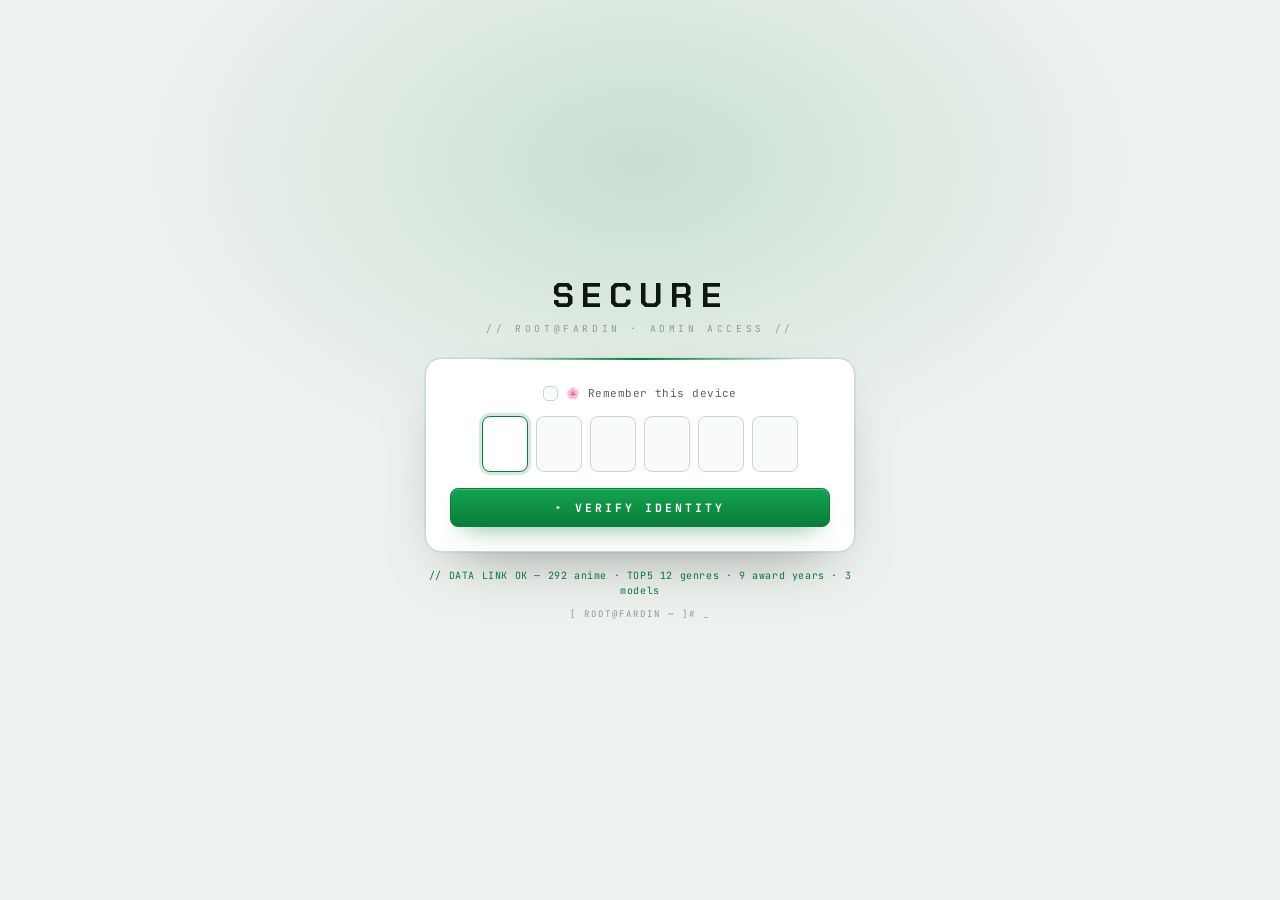
<file: admin.html>
<!DOCTYPE html>
<html lang="en">
<head>
<meta charset="utf-8">
<meta name="viewport" content="width=device-width, initial-scale=1.0">
<meta name="robots" content="noindex, nofollow">
<meta name="theme-color" content="#eef2ef">
<title>ROOT@FARDIN ~ ADMIN</title>
<link rel="icon" href="logo.png">
<link rel="preconnect" href="https://fonts.googleapis.com">
<link rel="preconnect" href="https://fonts.gstatic.com" crossorigin>
<link rel="stylesheet" href="https://fonts.googleapis.com/css2?family=Chakra+Petch:wght@400;600;700&family=IBM+Plex+Mono:wght@400;500;600&family=JetBrains+Mono:wght@400;500;600;700&family=Space+Grotesk:wght@400;500;600;700&family=Space+Mono:wght@400;700&display=swap">
<script>
  /* apply the saved theme + font before the first paint, so night mode never
     flashes white and the panel never paints in the fallback font first */
  try {
    if (localStorage.getItem('fardin.admin.theme') === 'dark') document.documentElement.setAttribute('data-theme', 'dark');
    var f = localStorage.getItem('fardin.admin.font');
    if (f) document.documentElement.setAttribute('data-font', f);
  } catch (e) {}
</script>
<link rel="stylesheet" href="admin.css?v=202611281730">
</head>
<body>

<!-- ══ PIN GATE ══════════════════════════════════════════════════════ -->
<div class="ad-gate" id="pinGate">
  <div class="ad-gate-box">
    <div class="ad-gate-logo">SECURE</div>
    <div class="ad-gate-sub">// ROOT@FARDIN · ADMIN ACCESS //</div>

    <div class="ad-gate-card">
      <label class="ad-gate-remember"><input type="checkbox" id="adminRememberPin"> 🌸 Remember this device</label>
      <div class="ad-pin-row" id="adminPinScreen" style="display:none">
        <input type="password" maxlength="1" id="adminPinInput" autocomplete="off" oninput="movePin(this,0)" onkeydown="pinKey(this,event,0)">
        <input type="password" maxlength="1" autocomplete="off" oninput="movePin(this,1)" onkeydown="pinKey(this,event,1)">
        <input type="password" maxlength="1" autocomplete="off" oninput="movePin(this,2)" onkeydown="pinKey(this,event,2)">
        <input type="password" maxlength="1" autocomplete="off" oninput="movePin(this,3)" onkeydown="pinKey(this,event,3)">
        <input type="password" maxlength="1" autocomplete="off" oninput="movePin(this,4)" onkeydown="pinKey(this,event,4)">
        <input type="password" maxlength="1" autocomplete="off" oninput="movePin(this,5)" onkeydown="pinKey(this,event,5)">
      </div>
      <div class="ad-gate-err" id="adminPinError" style="display:none">✕ ACCESS DENIED</div>
      <button class="ad-gate-btn" id="adminPinBtn" onclick="checkAdminPin()">▸ VERIFY IDENTITY</button>
    </div>

    <div class="ad-boot" id="bootLine">// STANDING BY //</div>
    <button class="ad-mini" id="bootRetry" style="display:none">↻ RETRY DATA LINK</button>
    <div class="ad-gate-foot">[ ROOT@FARDIN ~ ]# _</div>
  </div>
</div>

<!-- ══ PANEL ════════════════════════════════════════════════════════ -->
<div id="adminDashboard" style="display:none">

  <header class="ad-top">
    <div class="ad-brand">
      <span class="ad-brand-tile" aria-hidden="true">&gt;_</span>
      <span class="ad-brand-text">
        <span class="ad-brand-main">ROOT@FARDIN</span>
        <span class="ad-brand-sub">ADMIN CONTROL · v3.0</span>
      </span>
    </div>
    <div class="ad-top-right">
      <span class="ad-clock" id="adClock"></span>
      <span class="ad-vsep"></span>
      <select class="ad-fontpick" id="fontPick" onchange="adminFontPick(this.value)" title="Panel font">
        <option value="jetbrains">JETBRAINS MONO</option>
        <option value="spacemono">SPACE MONO</option>
        <option value="plex">IBM PLEX MONO</option>
        <option value="chakra">CHAKRA PETCH</option>
        <option value="grotesk">SPACE GROTESK</option>
      </select>
      <button class="ad-mini" id="themeBtn" onclick="toggleAdminTheme()" title="Switch between day and night mode">🌙 NIGHT MODE</button>
      <span class="ad-vsep"></span>
      <a class="ad-mini" href="index.html" title="Back to the site">↗ SITE</a>
      <button class="ad-mini" onclick="location.reload()" title="Reload the panel">⟳ RELOAD</button>
      <button class="ad-mini danger" onclick="lockAdmin()" title="Lock the panel">🔒 LOCK</button>
    </div>
  </header>

  <div class="ad-body">

    <!-- ── every module, permanently visible ── -->
    <aside class="ad-side">
      <div class="ad-side-navwrap">
      <div class="ad-side-title">// MODULES //</div>
      <nav class="ad-nav">
        <button class="admin-g-tab ad-pat-tab" data-tab="pat" onclick="switchAdminTab('pat')"><b>🔑</b> PAT!<span>token</span></button>
        <button class="admin-g-tab" data-tab="add"    onclick="switchAdminTab('add')"><b>➕</b> ADD<span>new anime</span></button>
        <button class="admin-g-tab" data-tab="special" onclick="switchAdminTab('special'); renderSpecialCards()"><b>✦</b> SPECIAL<span>card kinds</span></button>
        <button class="admin-g-tab" data-tab="edit"   onclick="switchAdminTab('edit')"><b>✏️</b> EDIT<span>anime info</span></button>
        <button class="admin-g-tab active" data-tab="watch"  onclick="switchAdminTab('watch')"><b>🎬</b> WATCH<span>currently watching</span></button>
        <button class="admin-g-tab" data-tab="read"   onclick="switchAdminTab('read')"><b>📖</b> READ<span>currently reading</span></button>
        <button class="admin-g-tab" data-tab="top5"   onclick="switchAdminTab('top5')"><b>🏆</b> TOP 5<span>picks by genre</span></button>
        <button class="admin-g-tab" data-tab="awards" onclick="switchAdminTab('awards')"><b>🏅</b> AWARDS<span>winners by year</span></button>
        <button class="admin-g-tab" data-tab="waifu"  onclick="switchAdminTab('waifu'); renderWaifuTab()"><b>&#128153;</b> WAIFU<span>add a waifu</span></button>
        <button class="admin-g-tab" data-tab="date"   onclick="switchAdminTab('date')"><b>📅</b> DATE<span>last updated</span></button>
        <button class="admin-g-tab" data-tab="stats"  onclick="switchAdminTab('stats')"><b>📊</b> STATS<span>counters</span></button>
        <button class="admin-g-tab" data-tab="ai"      onclick="switchAdminTab('ai')"><b>🤖</b> AI<span>chat model</span></button>
        <button class="admin-g-tab" data-tab="avatars" onclick="switchAdminTab('avatars'); renderAvatarsTab()"><b>🖼️</b> AVATARS<span>chat avatars</span></button>
        <button class="admin-g-tab" data-tab="notes"   onclick="switchAdminTab('notes'); renderNotesTab()"><b>📝</b> NOTES<span>private pad</span></button>
        <button class="admin-g-tab" data-tab="logo"    onclick="switchAdminTab('logo'); renderLogoTab()"><b>🎨</b> LOGO<span>panel identity</span></button>
        <button class="admin-g-tab" data-tab="reply"   onclick="switchAdminTab('reply'); renderReplyTab()"><b>💬</b> REPLY<span>avatar &amp; badge</span></button>
        <button class="admin-g-tab" data-tab="history" onclick="switchAdminTab('history'); renderHistoryTab()"><b>🕓</b> HISTORY<span>last 10 commits</span></button>
      </nav>
      </div>

      <div id="adPatSideSlot"></div>
      <div class="ad-side-block" id="adPatBlock">
        <div class="ad-side-title">// GITHUB PAT //</div>
        <div class="ad-pat-status" id="adPatStatus">// PAT: -</div>
        <div class="ad-pat-row">
          <input type="password" id="adminPatInput" class="admin-g-input" placeholder="ghp_xxxxxxxx" autocomplete="off" spellcheck="false">
          <button class="admin-g-btn tight" onclick="savePat(); paintPatStatus();">SAVE</button>
        </div>
        <div class="ad-pat-tools">
          <button class="ad-mini" onclick="patReveal()">👁 <span id="patRevealLabel">SHOW</span></button>
          <button class="ad-mini" onclick="patCopy()">⧉ COPY</button>
          <button class="ad-mini danger" onclick="patForget()">🗑 FORGET</button>
        </div>
        <div class="ad-side-hint">
          Stored in <b>this browser only</b> — never committed.
        </div>
      </div>
    </aside>

    <!-- ── content ── -->
    <main class="ad-main">

      <!-- WATCH -->
      <section class="admin-g-content active" id="tabWatch">
        <h2 class="ad-h">// UPDATE CURRENTLY WATCHING //</h2>
        <label class="ad-field">
          <span>Search anime</span>
          <input type="text" id="adminWatchSearch" class="admin-g-input" placeholder="Type a title…" oninput="searchWatch(this.value)">
        </label>
        <div class="ad-results" id="adminWatchResults"></div>
        <div class="ad-preview" id="adminWatchPreview" style="display:none">
          <img id="adminWatchPreviewImg" alt="">
          <div>
            <div class="ad-preview-title" id="adminWatchPreviewTitle"></div>
            <div class="ad-preview-id" id="adminWatchPreviewId"></div>
          </div>
        </div>
        <div class="ad-row">
          <label class="ad-field">
            <span>Current episode</span>
            <input type="number" id="adminWatchCurEps" class="admin-g-input" placeholder="12">
          </label>
          <label class="ad-field">
            <span>Total episodes</span>
            <input type="number" id="adminWatchTotalEps" class="admin-g-input" placeholder="24">
          </label>
        </div>
        <div class="ad-row">
          <label class="ad-field">
            <span>Season</span>
            <select id="adminWatchSeason" class="admin-g-input" onchange="syncSeasonCustom('adminWatchSeason','adminWatchSeasonCustom')">
              <option value="Season-1">Season-1</option>
              <option value="Season-1,2">Season-1,2</option>
              <option value="Season-1,2,3">Season-1,2,3</option>
              <option value="__custom">Custom…</option>
            </select>
          </label>
          <label class="ad-field" id="adminWatchSeasonCustomWrap" style="display:none">
            <span>Custom season</span>
            <input type="text" id="adminWatchSeasonCustom" class="admin-g-input" placeholder="Season 4">
          </label>
        </div>
        <div class="ad-note" id="adminWatchProgressPreview">Progress is calculated automatically from current ÷ total episodes.</div>
        <button class="admin-g-btn" onclick="commitWatching()">▶ COMMIT WATCHING</button>
      </section>

      <!-- READ -->
      <section class="admin-g-content" id="tabRead">
        <h2 class="ad-h">// UPDATE CURRENTLY READING //</h2>
        <label class="ad-field">
          <span>Search manga</span>
          <input type="text" id="adminReadSearch" class="admin-g-input" placeholder="Type a title…" oninput="searchRead(this.value)">
        </label>
        <div class="ad-results" id="adminReadResults"></div>
        <div class="ad-preview" id="adminReadPreview" style="display:none">
          <img id="adminReadPreviewImg" alt="">
          <div>
            <div class="ad-preview-title" id="adminReadPreviewTitle"></div>
            <div class="ad-preview-id" id="adminReadPreviewId"></div>
          </div>
        </div>
        <div class="ad-row">
          <label class="ad-field">
            <span>Current chapter</span>
            <input type="number" id="adminReadCurChapter" class="admin-g-input" placeholder="42">
          </label>
          <label class="ad-field">
            <span>Total chapters</span>
            <input type="text" id="adminReadTotalChapter" class="admin-g-input" placeholder="120 or ∞">
          </label>
        </div>
        <div class="ad-row">
          <label class="ad-field">
            <span>Label</span>
            <input type="text" id="adminReadMeta" class="admin-g-input" placeholder="Manga / Volume 1">
          </label>
        </div>
        <div class="ad-note" id="adminReadProgressPreview">Progress is calculated automatically from current ÷ total chapters.</div>
        <button class="admin-g-btn" onclick="commitMangaReading()">▶ COMMIT READING</button>
      </section>

      <!-- TOP 5 -->
      <section class="admin-g-content" id="tabTop5">
        <h2 class="ad-h">// EDIT TOP 5 PICKS //</h2>
        <div class="ad-scroll" id="adminTop5Form"></div>
        <button class="admin-g-btn" onclick="commitTop5()">▶ COMMIT TOP 5</button>
      </section>

      <!-- AWARDS -->
      <section class="admin-g-content" id="tabAwards">
        <h2 class="ad-h">// EDIT AWARD WINNERS //</h2>
        <label class="ad-field">
          <span>Search anime</span>
          <input type="text" id="adminAwardSearch" class="admin-g-input" placeholder="Type a title…" oninput="searchAwardAnime(this.value)">
        </label>
        <div class="ad-results" id="adminAwardResults"></div>
        <div class="ad-preview" id="adminAwardPreview" style="display:none">
          <img id="adminAwardPreviewImg" alt="">
          <div>
            <div class="ad-preview-title" id="adminAwardPreviewTitle"></div>
            <div class="ad-preview-id" id="adminAwardPreviewId"></div>
          </div>
        </div>
        <div class="ad-row" style="align-items:flex-end;">
          <label class="ad-field">
            <span>Year</span>
            <input type="text" id="adminAwardYear" class="admin-g-input" placeholder="2021">
          </label>
          <button class="admin-g-btn tight" onclick="addAwardFromSelection()">+ ADD</button>
        </div>
        <div class="ad-scroll short" id="adminAwardsForm"></div>
        <button class="admin-g-btn" onclick="commitAwardWinners()">▶ COMMIT AWARDS</button>
      </section>

      <!-- EDIT -->
      <section class="admin-g-content" id="tabEdit">
        <h2 class="ad-h">// EDIT ANIME INFO //</h2>
        <label class="ad-field">
          <span>Search anime</span>
          <input type="text" id="adminEditSearch" class="admin-g-input" placeholder="Type a title…" oninput="searchEdit(this.value)">
        </label>
        <div class="ad-results" id="adminEditResults"></div>
        <div class="ad-preview" id="adminEditPreview" style="display:none">
          <img id="adminEditPreviewImg" alt="">
          <div>
            <div class="ad-preview-title" id="adminEditPreviewTitle"></div>
            <div class="ad-preview-id" id="adminEditPreviewId"></div>
          </div>
        </div>
        <label class="ad-field">
          <span>Anime name</span>
          <input type="text" id="adminEditName" class="admin-g-input" placeholder="Full title">
        </label>
        <label class="ad-field">
          <span>Poster image URL</span>
          <input type="text" id="adminEditImg" class="admin-g-input" placeholder="https://…">
        </label>
        <label class="ad-field">
          <span>Genres</span>
          <input type="text" id="adminEditGenre" class="admin-g-input" placeholder="Action, Fantasy">
        </label>
        <label class="ad-field">
          <span>MAL score /10</span>
          <input type="number" id="adminEditMal" class="admin-g-input" placeholder="8.4" step="0.1" min="0" max="10">
        </label>
        <div class="ad-row">
          <label class="ad-field">
            <span>Animation /10</span>
            <input type="number" id="adminEditAnim" class="admin-g-input" placeholder="8.0" step="0.1" min="0" max="10">
          </label>
          <label class="ad-field">
            <span>Characters /10</span>
            <input type="number" id="adminEditChar" class="admin-g-input" placeholder="8.0" step="0.1" min="0" max="10">
          </label>
          <label class="ad-field">
            <span>Story /10</span>
            <input type="number" id="adminEditStory" class="admin-g-input" placeholder="8.0" step="0.1" min="0" max="10">
          </label>
          <label class="ad-field">
            <span>Anime-Planet /5</span>
            <input type="number" id="adminEditPlanet" class="admin-g-input" placeholder="4.1" step="0.1" min="0" max="5">
          </label>
        </div>
        <div class="ad-row">
          <label class="ad-field">
            <span>Total seasons</span>
            <select id="adminEditSeasons" class="admin-g-input" onchange="syncSeasonCustom('adminEditSeasons','adminEditSeasonsCustom')">
              <option value="Season-1">Season-1</option>
              <option value="Season-1,2">Season-1,2</option>
              <option value="Season-1,2,3">Season-1,2,3</option>
              <option value="__custom">Custom…</option>
            </select>
          </label>
          <label class="ad-field" id="adminEditSeasonsCustomWrap" style="display:none">
            <span>Custom seasons</span>
            <input type="text" id="adminEditSeasonsCustom" class="admin-g-input" placeholder="Season-1,2,3,4">
          </label>
          <label class="ad-field">
            <span>Total episodes</span>
            <input type="text" id="adminEditEps" class="admin-g-input" placeholder="190">
          </label>
        </div>
        <label class="ad-field" style="flex:0 1 240px;">
          <span>Special card</span>
          <select id="adminEditSpecial" class="admin-g-input">
            <option value="">None</option>
            <option value="legendary">Legendary Card</option>
            <option value="epic">Epic Card</option>
            <option value="op">Over Powered Card</option>
            <option value="isekaiking">Isekai Lord Card</option>
            <option value="burning">Fire Card</option>
            <option value="earth">Earth Card</option>
            <option value="black">Cursed Card</option>
            <option value="wind">Wind Card</option>
            <option value="lightning">Thunder Card</option>
            <option value="speed">Speed Card</option>
            <option value="frozen">Frozen Card</option>
            <option value="healing">Healing Card</option>
            <option value="science">Science Card</option>
            <option value="romance">Romance Card</option>
            <option value="psychic">Psychic Card</option>
            <option value="levelup">Level Up Card</option>
          </select>
        </label>
        <button class="admin-g-btn" onclick="commitEditAnime()">▶ COMMIT EDIT</button>
        <div class="ad-note">Editing an anime rewrites its card in index.html and its genre list in script.js.</div>
      </section>

      <!-- SPECIAL CARDS -->
      <section class="admin-g-content" id="tabSpecial">
        <h2 class="ad-h">// SPECIAL CARDS //</h2>
        <div class="ad-note" style="margin-bottom:12px;">Give an anime a special card kind. The kind is written on the back of the card and gives it its own colour and glow.</div>
        <label class="ad-field">
          <span>Find an anime</span>
          <input type="text" id="adminSpecialSearch" class="admin-g-input" placeholder="Type a title..." oninput="renderSpecialCards(this.value)">
        </label>
        <div class="ad-special-legend" id="adminSpecialLegend"></div>
        <div class="ad-special-list" id="adminSpecialList"></div>
        <button class="admin-g-btn" onclick="commitSpecialCards()">▶ COMMIT SPECIAL CARDS</button>
      </section>

      <!-- WAIFU -->
      <section class="admin-g-content" id="tabWaifu">
        <h2 class="ad-h">// ADD A WAIFU //</h2>
        <div class="ad-note" style="margin-bottom:12px;">A new waifu is added to the gallery in script.js — it shows up in the <b>A&amp;D → Waifu</b> section of the sidebar.</div>
        <label class="ad-field">
          <span>Waifu name</span>
          <input type="text" id="adminWaifuName" class="admin-g-input" placeholder="Zero Two">
        </label>
        <label class="ad-field">
          <span>Anime / series</span>
          <input type="text" id="adminWaifuAnime" class="admin-g-input" placeholder="Darling in the FranXX">
        </label>
        <div class="ad-row">
          <label class="ad-field">
            <span>First appearance</span>
            <input type="text" id="adminWaifuFirst" class="admin-g-input" placeholder="Episode 1">
          </label>
          <label class="ad-field">
            <span>Image URL</span>
            <input type="text" id="adminWaifuImg" class="admin-g-input" placeholder="https://…">
          </label>
        </div>
        <div class="admin-g-label">Preview</div>
        <div class="ad-card-preview ad-card-preview--waifu">
          <iframe id="adminWaifuPreview" title="Waifu preview" loading="lazy"></iframe>
        </div>
        <button class="admin-g-btn" onclick="commitWaifu()">▶ COMMIT WAIFU</button>
        <div class="ad-latest" style="margin-top:16px;">
          <div class="ad-latest-head">// WAIFUS ALREADY PUBLISHED //</div>
          <div class="ad-latest-list" id="adminWaifuList"></div>
        </div>
      </section>

      <!-- DATE -->
      <section class="admin-g-content" id="tabDate">
        <h2 class="ad-h">// UPDATE LAST UPDATED DATE //</h2>
        <div class="ad-row" style="align-items:flex-end;">
          <label class="ad-field">
            <span>Last updated date</span>
            <input type="text" id="adminDateInput" class="admin-g-input" placeholder="DD/MM/YYYY">
          </label>
          <button class="admin-g-btn tight" onclick="commitDate(document.getElementById('adminDateInput').value)">▶ SET</button>
        </div>
        <div class="ad-link" onclick="document.getElementById('adminDateInput').value = new Date().toLocaleDateString('en-GB')">[ click to fill today ]</div>

        <h2 class="ad-h" style="margin-top:22px;">// CACHE VERSIONS //</h2>
        <div class="ad-note" style="margin-top:0;">
          Every admin commit re-stamps the <b>?v=</b> links in index.html and admin.html automatically, so visitors get the new css/js without a hard refresh. Use the button to force a fresh stamp now.
        </div>
        <div class="ad-row" style="margin-top:10px;">
          <button class="admin-g-btn tight" onclick="restampAssets()">↻ RESTAMP ASSETS NOW</button>
        </div>
      </section>

      <!-- STATS -->
      <section class="admin-g-content" id="tabStats">
        <h2 class="ad-h">// INCREASE COUNTER VALUES //</h2>
        <div class="admin-g-stat-row">
          <div class="admin-g-stat-label">📺 Anime Count</div>
          <div class="ad-status dim" id="adminStatsAnimeInfo">counted automatically from the cards</div>
        </div>
        <div class="admin-g-stat-row">
          <div class="admin-g-stat-label">🌸 Season Count</div>
          <input type="number" id="adminStatsSeasons" class="admin-g-input" placeholder="Increase by (optional)">
        </div>
        <div class="admin-g-stat-row">
          <div class="admin-g-stat-label">📺 Episode Count</div>
          <input type="number" id="adminStatsEps" class="admin-g-input" placeholder="Increase by (optional)">
        </div>
        <button class="admin-g-btn" onclick="commitStats()">▶ INCREASE STATS</button>
      </section>

      <!-- ADD -->
      <section class="admin-g-content" id="tabAdd">
        <h2 class="ad-h">// ADD NEW ANIME //</h2>
        <div class="ad-latest" id="adLatestAnime">
          <div class="ad-latest-head">// LATEST IN THE LIST //</div>
          <div class="ad-latest-list" id="adLatestList"></div>
        </div>
        <div class="ad-row" style="align-items:flex-end;">
          <label class="ad-field" style="flex:1 1 220px;">
            <span>Anime title</span>
            <input type="text" id="adminAddTitle" class="admin-g-input" placeholder="Type a title…" oninput="adDupHint()" onchange="adDupHint()">
          </label>
          <button class="admin-g-btn tight" type="button" id="adminFetchBtn" onclick="fetchAnimeData()" style="height:42px;">🔎 FETCH DATA</button>
        </div>
        <div id="adminAddDup" class="ad-warn" style="display:none"></div>
        <div id="adminFetchStatus" class="ad-note" style="margin:-2px 0 12px;line-height:1.55;">Type an anime name, press FETCH DATA — title, poster, season, episodes, rating, MAL, genres, studio, OTT, Anim, Char, Planet fill themselves.</div>
        <label class="ad-field">
          <span>Poster image URL</span>
          <input type="text" id="adminAddImg" class="admin-g-input" placeholder="https://…">
        </label>
        <div class="ad-row">
          <label class="ad-field">
            <span>Season (air)</span>
            <input type="text" id="adminAddSeason" class="admin-g-input" placeholder="Spring 2024">
          </label>
          <label class="ad-field">
            <span>Episodes</span>
            <input type="number" id="adminAddEps" class="admin-g-input" placeholder="12">
          </label>
          <label class="ad-field">
            <span>Seasons covered</span>
            <select id="adminAddSeasonLabel" class="admin-g-input" onchange="syncSeasonCustom('adminAddSeasonLabel','adminAddSeasonCustom')">
              <option value="Season-1">Season-1</option>
              <option value="Season-1,2">Season-1,2</option>
              <option value="Season-1,2,3">Season-1,2,3</option>
              <option value="__custom">Custom…</option>
            </select>
          </label>
          <label class="ad-field" id="adminAddSeasonCustomWrap" style="display:none">
            <span>Custom seasons</span>
            <input type="text" id="adminAddSeasonCustom" class="admin-g-input" placeholder="Season-1,2,3,4">
          </label>
        </div>
        <div class="ad-row" style="align-items:flex-end;">
          <label class="ad-field">
            <span>AniList score /100</span>
            <input type="number" id="adminAddRating" class="admin-g-input" placeholder="80" step="0.1" max="100">
          </label>
          <label class="ad-field">
            <span>MAL score /10</span>
            <input type="number" id="adminAddMal" class="admin-g-input" placeholder="8.2" step="0.01" min="0" max="10">
          </label>
          <button class="admin-g-btn tight" type="button" onclick="refetchMal()" title="Re-fetch the MAL score">↻ MAL</button>
          <button class="admin-g-btn tight" type="button" onclick="refetchAnimePlanet()" title="Re-fetch the Anime-Planet rating">↻ AP</button>
        </div>
        <div class="ad-row">
          <label class="ad-field">
            <span>Animation /10</span>
            <input type="number" id="adminAddAnim" class="admin-g-input" placeholder="8.0" step="0.1" min="0" max="10">
          </label>
          <label class="ad-field">
            <span>Characters /10</span>
            <input type="number" id="adminAddChar" class="admin-g-input" placeholder="8.0" step="0.1" min="0" max="10">
          </label>
          <label class="ad-field">
            <span>Story /10</span>
            <input type="number" id="adminAddStory" class="admin-g-input" placeholder="8.0" step="0.1" min="0" max="10">
          </label>
          <label class="ad-field">
            <span>Anime-Planet /5</span>
            <input type="number" id="adminAddPlanet" class="admin-g-input" placeholder="4.1" step="0.1" min="0" max="5">
          </label>
        </div>
        <div class="admin-g-label">OTT Platforms</div>
        <div class="admin-pill-container">
          <input type="text" class="admin-g-input" id="adminOttSearch" placeholder="Search OTT..." oninput="filterPills(this,'ott')">
          <div class="admin-pill-list" id="adminOttList"></div>
        </div>
        <div class="admin-g-label">Studios</div>
        <div class="admin-pill-container">
          <input type="text" class="admin-g-input" id="adminStudioSearch" placeholder="Search Studio..." oninput="filterPills(this,'studio')">
          <div class="admin-pill-list" id="adminStudioList"></div>
        </div>
        <div class="admin-g-label">Genres</div>
        <div class="admin-pill-container">
          <input type="text" class="admin-g-input" id="adminGenreSearch" placeholder="Search Genre..." oninput="filterPills(this,'genre')">
          <div class="admin-pill-list" id="adminGenreList"></div>
        </div>
        <div class="admin-selected-pills" id="adminSelectedPills" style="display:none"></div>

        <div class="admin-g-label">Live card preview</div>
        <div class="ad-note" style="margin:-2px 0 8px;">The real card, rendered from the form - click it to flip, exactly like the site.</div>
        <div class="ad-card-preview">
          <iframe id="adminPreviewFrame" title="Anime card preview" loading="lazy"></iframe>
        </div>

        <div class="admin-g-label">Special card</div>
        <label class="ad-field" style="flex:0 1 260px;">
          <span>Stamp (optional)</span>
          <select id="adminAddSpecial" class="admin-g-input">
            <option value="">None</option>
            <option value="legendary">Legendary Card</option>
            <option value="epic">Epic Card</option>
            <option value="op">Over Powered Card</option>
            <option value="isekaiking">Isekai Lord Card</option>
            <option value="burning">Fire Card</option>
            <option value="earth">Earth Card</option>
            <option value="black">Cursed Card</option>
            <option value="wind">Wind Card</option>
            <option value="lightning">Thunder Card</option>
            <option value="speed">Speed Card</option>
            <option value="frozen">Frozen Card</option>
            <option value="healing">Healing Card</option>
            <option value="science">Science Card</option>
            <option value="romance">Romance Card</option>
            <option value="psychic">Psychic Card</option>
            <option value="levelup">Level Up Card</option>
          </select>
        </label>

        <button class="admin-g-btn" onclick="commitAddAnime()">▶ COMMIT ADD</button>
        <div class="ad-note">The card goes to the end of index.html; OTT / studio / genre / rating data goes to script.js.</div>
      </section>

      <!-- AI -->
      <section class="admin-g-content" id="tabAi">
        <h2 class="ad-h">// CHATBOT MODEL //</h2>
        <div class="ad-status" id="aiModelStatus">current: …</div>
        <div class="admin-g-label">AI provider</div>
        <select id="aiProviderSelect" class="admin-g-input">
          <option value="groq">Groq (default)</option>
          <option value="gemini">Google Gemini Flash</option>
        </select>
        <div class="admin-g-label">Gemini model</div>
        <select id="geminiModelSelect" class="admin-g-input">
          <option value="gemini-3.6-flash">gemini-3.6-flash (fast, available)</option>
          <option value="gemini-3-flash-preview">gemini-3-flash-preview</option>
          <option value="gemini-3.5-flash">gemini-3.5-flash</option>
          <option value="gemini-3.7-flash">gemini-3.7-flash</option>
          <option value="gemini-3.8-flash">gemini-3.8-flash</option>
          <option value="gemini-flash-latest">gemini-flash-latest</option>
          <option value="gemini-2.0-flash">gemini-2.0-flash</option>
          <option value="gemini-3-flash-preview-lite">gemini-3-flash-preview-lite</option>
        </select>
        <button class="admin-g-btn tight" onclick="refreshGeminiModels()">REFRESH GEMINI LIST</button>
        <button class="admin-g-btn tight" onclick="saveAiProvider()">SAVE AI PROVIDER</button>
        <div class="ad-status dim" id="aiProviderStatus"></div>
        <div class="admin-g-label">Groq chat models (live list, newest first)</div>
        <select id="aiModelSelect" class="admin-g-input">
          <option value="">— press REFRESH LIST —</option>
        </select>
        <div class="ad-status dim" id="aiModelListStatus"></div>
        <div class="ad-row wrap">
          <button class="admin-g-btn tight" onclick="refreshAiModels()">⟳ REFRESH LIST</button>
          <button class="admin-g-btn tight" onclick="testAiKeys()">🔑 TEST ALL 3 KEYS</button>
          <button class="admin-g-btn tight" onclick="saveAiModel()">⬆ UPDATE ON GITHUB</button>
          <button class="admin-g-btn tight danger" onclick="resetAiModel()">↺ DEFAULT CHAIN</button>
        </div>
        <div class="ad-status dim" id="aiKeyTestStatus"></div>
        <div class="ad-note">UPDATE ON GITHUB rewrites the GROQ_MODELS line in script.js (the picked model first,
          the older ones stay as fallbacks). Needs your PAT. Live for everyone in ~1 minute.</div>
      </section>

      <!-- AVATARS -->
      <section class="admin-g-content" id="tabAvatars">
        <h2 class="ad-h">// CHAT AVATARS //</h2>
        <div id="avatarPickerBody"></div>
      </section>

      <!-- NOTES -->
      <section class="admin-g-content" id="tabNotes">
        <h2 class="ad-h">// NOTES — PRIVATE //</h2>

        <div class="ad-note-tabs">
          <button class="ad-tabbtn active" data-notesview="pad"  onclick="notesView('pad')">📄 QUICK PAD</button>
          <button class="ad-tabbtn"        data-notesview="list" onclick="notesView('list')">🗂 MY NOTES</button>
        </div>

        <!-- one big pad -->
        <div id="notesPadView">
          <textarea id="notesPad" class="ad-textarea" placeholder="Scratch pad — autosaves in this browser as you type…" oninput="notesPadInput()"></textarea>
          <div class="ad-row wrap">
            <span class="ad-count" id="notesPadCount">0 chars</span>
            <button class="admin-g-btn tight" onclick="notesCopyPad()">⧉ COPY PAD</button>
            <button class="admin-g-btn tight danger" onclick="notesClearPad()">🗑 CLEAR PAD</button>
          </div>
        </div>

        <!-- many titled notes -->
        <div id="notesListView" style="display:none">
          <div class="ad-row">
            <button class="admin-g-btn tight" onclick="notesNew()">＋ NEW NOTE</button>
            <button class="admin-g-btn tight" onclick="notesExport()">⬇ EXPORT</button>
            <input type="text" id="notesSearch" class="admin-g-input" placeholder="search notes…" oninput="notesRenderList()" style="flex:1;margin:0">
          </div>
          <div class="ad-notes-split">
            <div class="ad-notes-list" id="notesList"></div>
            <div class="ad-notes-editor">
              <input type="text" id="noteTitle" class="admin-g-input" placeholder="Title" oninput="notesEdit()">
              <textarea id="noteBody" class="ad-textarea tall" placeholder="Write here — autosaves in this browser…" oninput="notesEdit()"></textarea>
              <div class="ad-row wrap">
                <span class="ad-count" id="noteMeta">0 chars</span>
                <button class="admin-g-btn tight" onclick="notesCopyNote()">⧉ COPY NOTE</button>
                <button class="admin-g-btn tight danger" onclick="notesDelete()">🗑 DELETE NOTE</button>
              </div>
            </div>
          </div>
        </div>

        <div class="ad-hr"></div>

        <h2 class="ad-h">// ENCRYPTED BACKUP → GITHUB //</h2>
        <div class="ad-note">
          Your repo is <b>public</b>, so the backup is <b>encrypted in this browser before it is uploaded</b>:
          PBKDF2-SHA256 (150,000 rounds) turns your passphrase into an AES-GCM-256 key, and only the ciphertext is
          committed as <b>notes.enc.json</b>. The passphrase itself never leaves this machine.<br>
          <b>If you forget the passphrase, the backup cannot be recovered — not even by you.</b>
        </div>
        <div class="ad-row">
          <input type="password" id="notesPass" class="admin-g-input" placeholder="passphrase (min 6 characters)" autocomplete="new-password">
          <label class="ad-check"><input type="checkbox" id="notesRemember" onchange="notesRememberPass()"> remember</label>
        </div>
        <div class="ad-row wrap">
          <button class="admin-g-btn tight" onclick="notesPush()">⬆ SAVE ENCRYPTED</button>
          <button class="admin-g-btn tight" onclick="notesPull()">⬇ LOAD &amp; DECRYPT</button>
          <button class="admin-g-btn tight danger" onclick="notesForgetPass()">⏻ FORGET KEY</button>
        </div>
        <div class="ad-status dim" id="notesSyncStatus"></div>
      </section>

      <!-- LOGO -->
      <section class="admin-g-content" id="tabLogo">
        <h2 class="ad-h">// PANEL LOGO //</h2>
        <div class="ad-note">
          Give the console your own face: upload a picture and/or set the wordmark and subtitle.
          It is applied instantly to the header, the PIN gate, the browser-tab title and the tab icon —
          and kept in <b>this browser only</b>, so it never touches the repo or the public site.
        </div>

        <div id="adLogoPreview" style="display:flex;align-items:center;gap:14px;margin:16px 0;padding:16px 18px;border:1px solid var(--g-line);border-radius:14px;background:var(--g-bg);min-height:84px;"></div>

        <div class="ad-row">
          <label class="ad-field">
            <span>Wordmark</span>
            <input type="text" id="adLogoMain" class="admin-g-input" placeholder="ROOT@FARDIN" maxlength="28" oninput="adLogoPreview()">
          </label>
          <label class="ad-field" style="flex:0 1 120px;">
            <span>Icon</span>
            <input type="text" id="adLogoIcon" class="admin-g-input" placeholder="⚡" maxlength="4" title="Icon shown before the wordmark" oninput="adLogoPreview()">
          </label>
        </div>
        <label class="ad-field">
          <span>Subtitle</span>
          <input type="text" id="adLogoSub" class="admin-g-input" placeholder="ADMIN CONTROL · v3.0" maxlength="70" oninput="adLogoPreview()">
        </label>

        <div class="ad-row wrap">
          <button class="admin-g-btn tight" onclick="adLogoPickFile()">📷 UPLOAD PICTURE</button>
          <button class="admin-g-btn tight danger" onclick="adLogoDropImage()">🧹 REMOVE PICTURE</button>
          <input type="file" id="adLogoFile" accept="image/*" style="display:none" onchange="adLogoFileChosen(this)">
          <span class="ad-count" id="adLogoImgNote">no picture — wordmark only</span>
        </div>

        <div class="ad-row wrap">
          <button class="admin-g-btn" onclick="adLogoSave()">▶ APPLY LOGO</button>
          <button class="admin-g-btn tight danger" onclick="adLogoReset()">↺ RESET TO DEFAULT</button>
        </div>

        <div class="ad-note" style="margin-top:14px">
          Picture tips: a PNG with transparency looks best. It is downscaled to 512px and stored in this
          browser, so the panel stays fast and the site gains no weight.
        </div>
      </section>

      <!-- REPLY AVATAR + BADGE -->
      <section class="admin-g-content" id="tabReply">
        <h2 class="ad-h">// HOT TAKES — ADMIN REPLY //</h2>
        <div class="ad-note">
          This is the face and the sign that sit next to <b>Fardin</b> on every reply in Hot Takes.
          Pick an avatar and a badge, then <b>▶ APPLY TO SITE</b>: the choice is kept in this browser, and the
          admin replies already stored in Supabase are rewritten so every visitor sees the same thing.
        </div>

        <div id="adReplyPreview" style="display:flex;align-items:center;gap:9px;margin:16px 0;padding:16px 18px;border:1px solid var(--g-line);border-radius:14px;background:var(--g-bg);min-height:66px;"></div>

        <h3 class="ad-h">// AVATAR //</h3>
        <div id="adReplyAvatars" style="display:flex;flex-wrap:wrap;gap:9px;"></div>
        <div class="ad-row wrap" style="margin-top:12px;">
          <button class="admin-g-btn tight" onclick="adReplyPickFile()">📷 UPLOAD PICTURE</button>
          <input type="file" id="adReplyFile" accept="image/*" style="display:none" onchange="adReplyFileChosen(this)">
          <span class="ad-count" id="adReplyNote">a square PNG looks best — stored at 96px</span>
        </div>

        <div class="ad-hr"></div>

        <h3 class="ad-h">// BADGE //</h3>
        <div id="adReplyBadges" style="display:flex;flex-wrap:wrap;gap:9px;"></div>

        <div class="ad-row wrap" style="margin-top:18px;">
          <button class="admin-g-btn" onclick="adReplySave()">▶ APPLY TO SITE</button>
          <button class="admin-g-btn tight danger" onclick="adReplyReset()">↺ RESET TO DEFAULT</button>
        </div>
        <div class="ad-status dim" id="adReplyStatus"></div>
      </section>

      <!-- HISTORY -->
      <section class="admin-g-content" id="tabHistory">
        <h2 class="ad-h">// COMMIT HISTORY //</h2>
        <div class="ad-note">
          The last 10 admin commits, newest first — successes and failures alike. Saved in this
          browser and shared through Supabase, so they show on every device you sign in from.
          Press <b>↻ REFRESH</b> to reload, or <b>🗑 CLEAR</b> to empty the list.
        </div>
        <div class="ad-row wrap" style="margin:14px 0 6px;">
          <button class="admin-g-btn tight" onclick="renderHistoryTab()">↻ REFRESH</button>
          <button class="admin-g-btn tight danger" onclick="clearHistory()">🗑 CLEAR</button>
        </div>
        <div id="adHistoryList" class="ad-history"></div>
      </section>

      <!-- PAT (mobile: the sidebar token block moves in here) -->
      <section class="admin-g-content" id="tabPat">
        <h2 class="ad-h">// GITHUB PAT //</h2>
        <div class="ad-note">
          The GitHub token is stored <b>in this browser only</b> and is never committed.
          On desktop it also lives in the sidebar; on a phone it lives here so it stops
          covering every module.
        </div>
        <div id="adPatHost" style="margin-top:14px;"></div>
      </section>

    </main>
  </div>

  <!-- the site's own cards + counters, fetched at boot, never shown -->
  <div id="adminDataHost" hidden aria-hidden="true"></div>

  <!-- commit overlay -->
  <div id="adminLoading" class="ad-loading" style="display:none">
    <div class="ad-loading-inner">
      <div class="ad-loading-line" id="adLoadingLine">⏳ EXECUTING…</div>
      <div class="ad-loading-step" id="adLoadingStep"></div>
      <span class="ad-bar"></span>
    </div>
  </div>
</div>

<script src="anime-fetch.js?v=202611281730"></script>
<script src="admin.js?v=202611281730"></script>
</body>
</html>
</file>
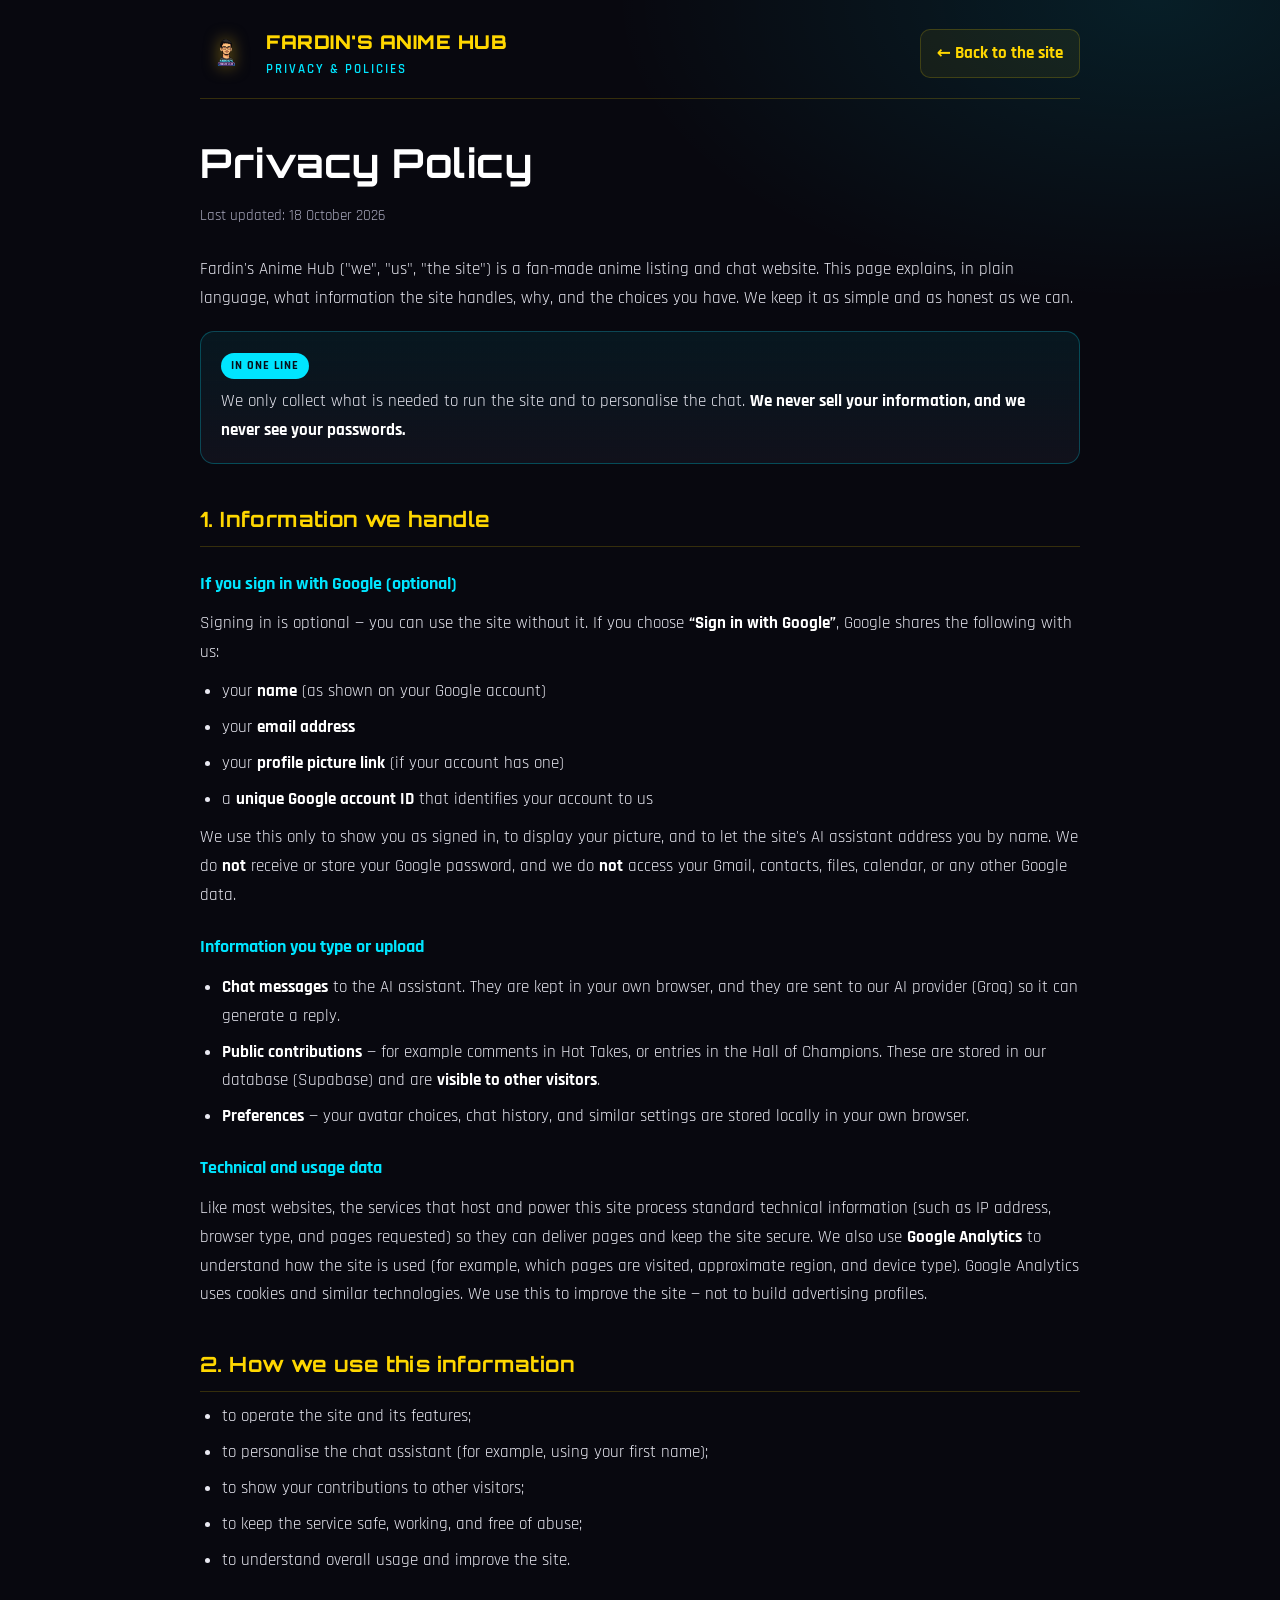
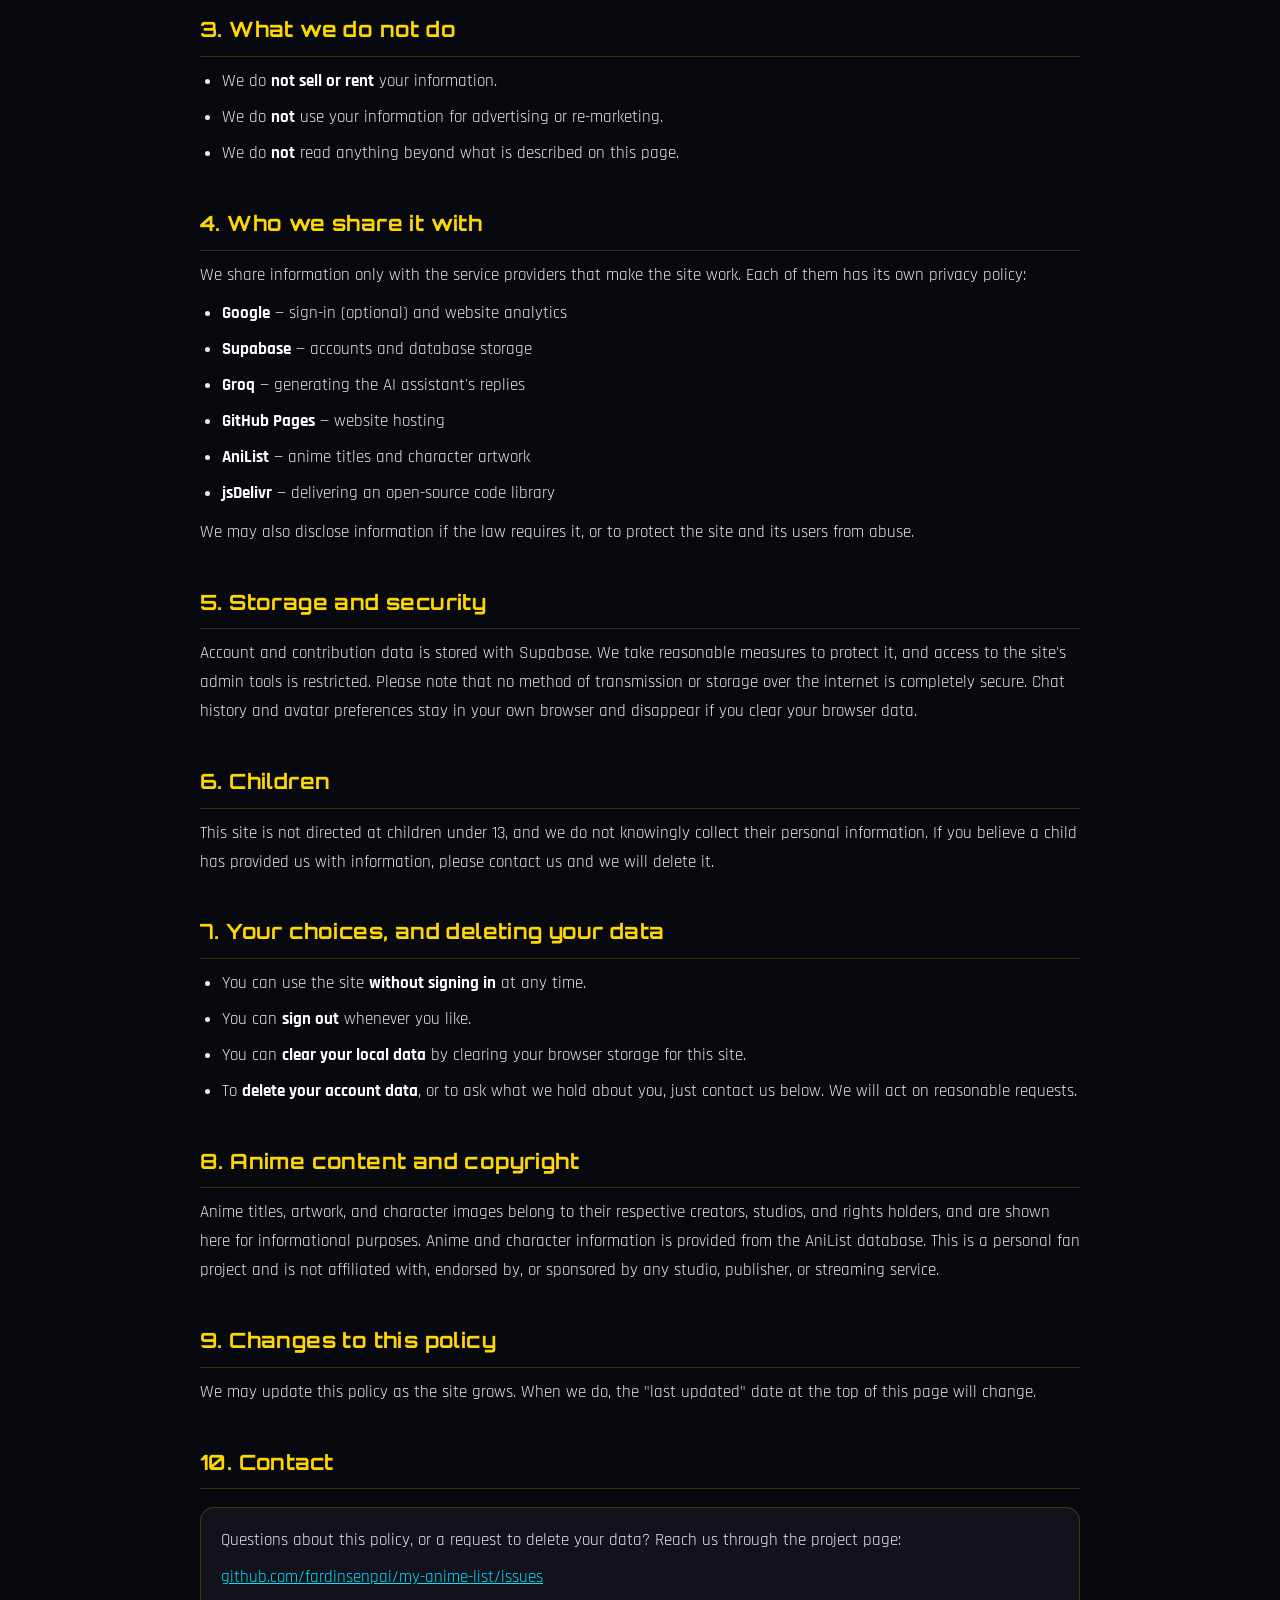
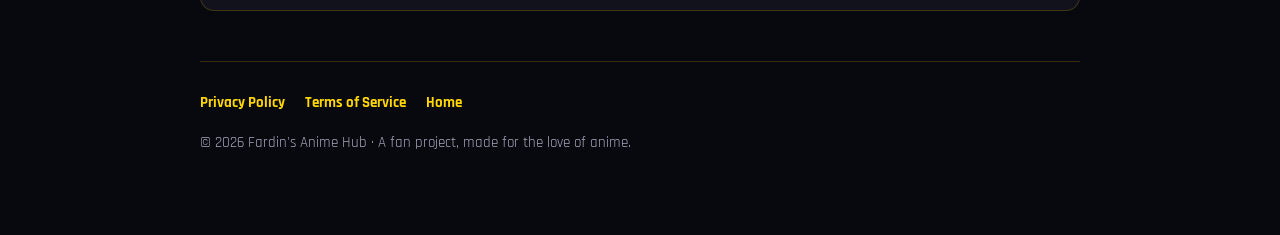
<file: privacy.html>
<!DOCTYPE html>
<html lang="en">
<head>
  <meta charset="UTF-8"/>
  <meta name="viewport" content="width=device-width, initial-scale=1.0"/>
  <title>Privacy Policy · Fardin's Anime Hub</title>
  <link rel="icon" type="image/png" href="logo-2.png">
  <meta name="description" content="How Fardin's Anime Hub handles your information, including optional Google Sign-In.">
  <link href="https://fonts.googleapis.com/css2?family=Orbitron:wght@400;700;900&family=Rajdhani:wght@400;600;700&display=swap" rel="stylesheet">
  <style>
    :root{
      --gold:#FFD700; --gold2:#F5C518; --cyan:#00E5FF; --pink:#FF69B4;
      --bg:#08080f; --card:#12121d; --line:rgba(255,215,0,.18); --txt:#e9e9f2; --dim:#a8a8bd;
    }
    *{box-sizing:border-box}
    html,body{margin:0;padding:0}
    body{
      background:
        radial-gradient(900px 500px at 15% -10%, rgba(255,215,0,.10), transparent 60%),
        radial-gradient(900px 500px at 90% 0%, rgba(0,229,255,.10), transparent 60%),
        var(--bg);
      color:var(--txt);
      font-family:'Rajdhani','Segoe UI',system-ui,sans-serif;
      font-size:17px; line-height:1.7;
      padding:0 18px 70px;
    }
    .wrap{max-width:880px;margin:0 auto}
    header.top{
      display:flex;align-items:center;gap:14px;flex-wrap:wrap;
      padding:26px 0 18px;border-bottom:1px solid var(--line);margin-bottom:30px;
    }
    header.top img{width:52px;height:52px;object-fit:contain;filter:drop-shadow(0 0 8px rgba(245,197,24,.5))}
    .brand{font-family:'Orbitron',sans-serif;font-weight:900;letter-spacing:.5px;font-size:19px;color:var(--gold)}
    .brand span{display:block;font-family:'Rajdhani',sans-serif;font-weight:600;font-size:13px;color:var(--cyan);letter-spacing:2px;text-transform:uppercase}
    .spacer{flex:1}
    .back{
      color:var(--gold);text-decoration:none;font-weight:700;border:1px solid var(--line);
      padding:9px 16px;border-radius:10px;background:rgba(255,215,0,.06);white-space:nowrap;
    }
    .back:hover{background:rgba(255,215,0,.14)}
    h1{font-family:'Orbitron',sans-serif;font-size:clamp(26px,5vw,40px);margin:0 0 6px;color:#fff;letter-spacing:.5px}
    .updated{color:var(--dim);font-size:15px;margin-bottom:26px}
    h2{
      font-family:'Orbitron',sans-serif;font-size:clamp(17px,3vw,21px);
      color:var(--gold);margin:38px 0 10px;letter-spacing:.4px;
      padding-bottom:8px;border-bottom:1px solid var(--line);
    }
    h3{font-size:18px;color:var(--cyan);margin:22px 0 6px;font-weight:700}
    p{margin:10px 0}
    ul{margin:10px 0 10px 22px;padding:0}
    li{margin:7px 0}
    a{color:var(--cyan)}
    strong{color:#fff}
    .card{
      background:var(--card);border:1px solid var(--line);border-radius:14px;
      padding:18px 20px;margin:18px 0;
    }
    .card.hi{border-color:rgba(0,229,255,.25);background:linear-gradient(180deg,rgba(0,229,255,.07),rgba(18,18,29,.9))}
    .tag{display:inline-block;font-size:12px;font-weight:700;letter-spacing:1px;text-transform:uppercase;
      color:#08101a;background:var(--cyan);border-radius:999px;padding:3px 10px;margin-bottom:8px}
    footer{margin-top:50px;padding-top:20px;border-top:1px solid var(--line);color:var(--dim);font-size:15px}
    footer a{color:var(--gold);text-decoration:none;font-weight:700}
    .nav{margin-top:8px}
    .nav a{margin-right:16px}
  </style>
</head>
<body>
<div class="wrap">

  <header class="top">
    <img src="logo.png" alt="Fardin's Anime Hub logo">
    <div class="brand">FARDIN'S ANIME HUB<span>Privacy &amp; Policies</span></div>
    <div class="spacer"></div>
    <a class="back" href="index.html">← Back to the site</a>
  </header>

  <h1>Privacy Policy</h1>
  <div class="updated">Last updated: 18 October 2026</div>

  <p>
    Fardin's Anime Hub ("we", "us", "the site") is a fan-made anime listing and chat website.
    This page explains, in plain language, what information the site handles, why, and the choices you have.
    We keep it as simple and as honest as we can.
  </p>

  <div class="card hi">
    <span class="tag">In one line</span>
    <p style="margin:0">
      We only collect what is needed to run the site and to personalise the chat.
      <strong>We never sell your information, and we never see your passwords.</strong>
    </p>
  </div>

  <h2>1. Information we handle</h2>

  <h3>If you sign in with Google (optional)</h3>
  <p>
    Signing in is optional — you can use the site without it. If you choose <strong>“Sign in with Google”</strong>,
    Google shares the following with us:
  </p>
  <ul>
    <li>your <strong>name</strong> (as shown on your Google account)</li>
    <li>your <strong>email address</strong></li>
    <li>your <strong>profile picture link</strong> (if your account has one)</li>
    <li>a <strong>unique Google account ID</strong> that identifies your account to us</li>
  </ul>
  <p>
    We use this only to show you as signed in, to display your picture, and to let the site's AI assistant
    address you by name. We do <strong>not</strong> receive or store your Google password, and we do
    <strong>not</strong> access your Gmail, contacts, files, calendar, or any other Google data.
  </p>

  <h3>Information you type or upload</h3>
  <ul>
    <li><strong>Chat messages</strong> to the AI assistant. They are kept in your own browser, and they are
      sent to our AI provider (Groq) so it can generate a reply.</li>
    <li><strong>Public contributions</strong> — for example comments in Hot Takes, or entries in the Hall of
      Champions. These are stored in our database (Supabase) and are <strong>visible to other visitors</strong>.</li>
    <li><strong>Preferences</strong> — your avatar choices, chat history, and similar settings are stored
      locally in your own browser.</li>
  </ul>

  <h3>Technical and usage data</h3>
  <p>
    Like most websites, the services that host and power this site process standard technical information
    (such as IP address, browser type, and pages requested) so they can deliver pages and keep the site secure.
    We also use <strong>Google Analytics</strong> to understand how the site is used (for example, which pages
    are visited, approximate region, and device type). Google Analytics uses cookies and similar technologies.
    We use this to improve the site — not to build advertising profiles.
  </p>

  <h2>2. How we use this information</h2>
  <ul>
    <li>to operate the site and its features;</li>
    <li>to personalise the chat assistant (for example, using your first name);</li>
    <li>to show your contributions to other visitors;</li>
    <li>to keep the service safe, working, and free of abuse;</li>
    <li>to understand overall usage and improve the site.</li>
  </ul>

  <h2>3. What we do not do</h2>
  <ul>
    <li>We do <strong>not sell or rent</strong> your information.</li>
    <li>We do <strong>not</strong> use your information for advertising or re-marketing.</li>
    <li>We do <strong>not</strong> read anything beyond what is described on this page.</li>
  </ul>

  <h2>4. Who we share it with</h2>
  <p>
    We share information only with the service providers that make the site work. Each of them has its own
    privacy policy:
  </p>
  <ul>
    <li><strong>Google</strong> — sign-in (optional) and website analytics</li>
    <li><strong>Supabase</strong> — accounts and database storage</li>
    <li><strong>Groq</strong> — generating the AI assistant's replies</li>
    <li><strong>GitHub Pages</strong> — website hosting</li>
    <li><strong>AniList</strong> — anime titles and character artwork</li>
    <li><strong>jsDelivr</strong> — delivering an open-source code library</li>
  </ul>
  <p>
    We may also disclose information if the law requires it, or to protect the site and its users from abuse.
  </p>

  <h2>5. Storage and security</h2>
  <p>
    Account and contribution data is stored with Supabase. We take reasonable measures to protect it,
    and access to the site's admin tools is restricted. Please note that no method of transmission or
    storage over the internet is completely secure. Chat history and avatar preferences stay in your own
    browser and disappear if you clear your browser data.
  </p>

  <h2>6. Children</h2>
  <p>
    This site is not directed at children under 13, and we do not knowingly collect their personal
    information. If you believe a child has provided us with information, please contact us and we will
    delete it.
  </p>

  <h2>7. Your choices, and deleting your data</h2>
  <ul>
    <li>You can use the site <strong>without signing in</strong> at any time.</li>
    <li>You can <strong>sign out</strong> whenever you like.</li>
    <li>You can <strong>clear your local data</strong> by clearing your browser storage for this site.</li>
    <li>To <strong>delete your account data</strong>, or to ask what we hold about you, just contact us below.
      We will act on reasonable requests.</li>
  </ul>

  <h2>8. Anime content and copyright</h2>
  <p>
    Anime titles, artwork, and character images belong to their respective creators, studios, and rights
    holders, and are shown here for informational purposes. Anime and character information is provided
    from the AniList database. This is a personal fan project and is not affiliated with, endorsed by, or
    sponsored by any studio, publisher, or streaming service.
  </p>

  <h2>9. Changes to this policy</h2>
  <p>
    We may update this policy as the site grows. When we do, the "last updated" date at the top of this page
    will change.
  </p>

  <h2>10. Contact</h2>
  <div class="card">
    <p style="margin:0">
      Questions about this policy, or a request to delete your data? Reach us through the project page:
    </p>
    <p style="margin:8px 0 0">
      <a href="https://github.com/fardinsenpai/my-anime-list/issues" target="_blank" rel="noopener">
        github.com/fardinsenpai/my-anime-list/issues</a>
    </p>
  </div>

  <footer>
    <div class="nav">
      <a href="privacy.html">Privacy Policy</a>
      <a href="terms.html">Terms of Service</a>
      <a href="index.html">Home</a>
    </div>
    <p style="margin-top:14px">© 2026 Fardin's Anime Hub · A fan project, made for the love of anime.</p>
  </footer>

</div>
</body>
</html>
</file>
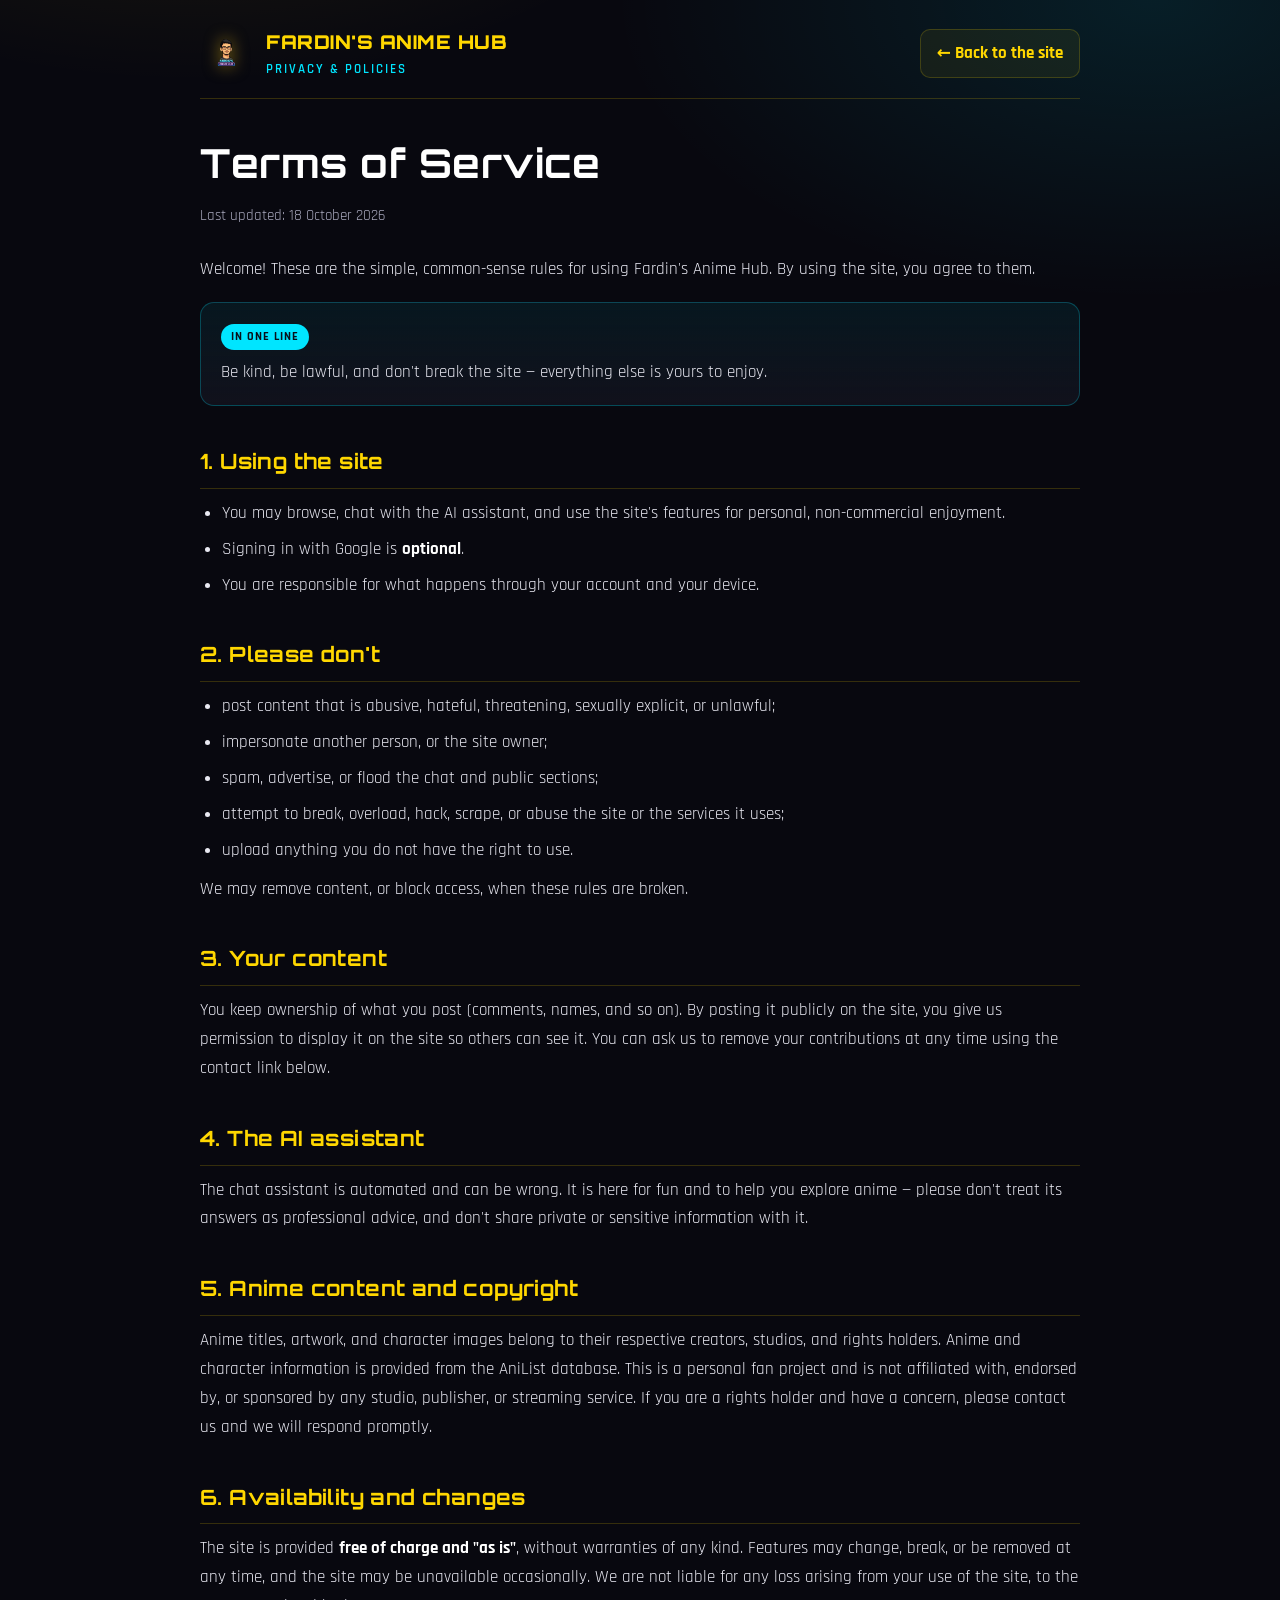
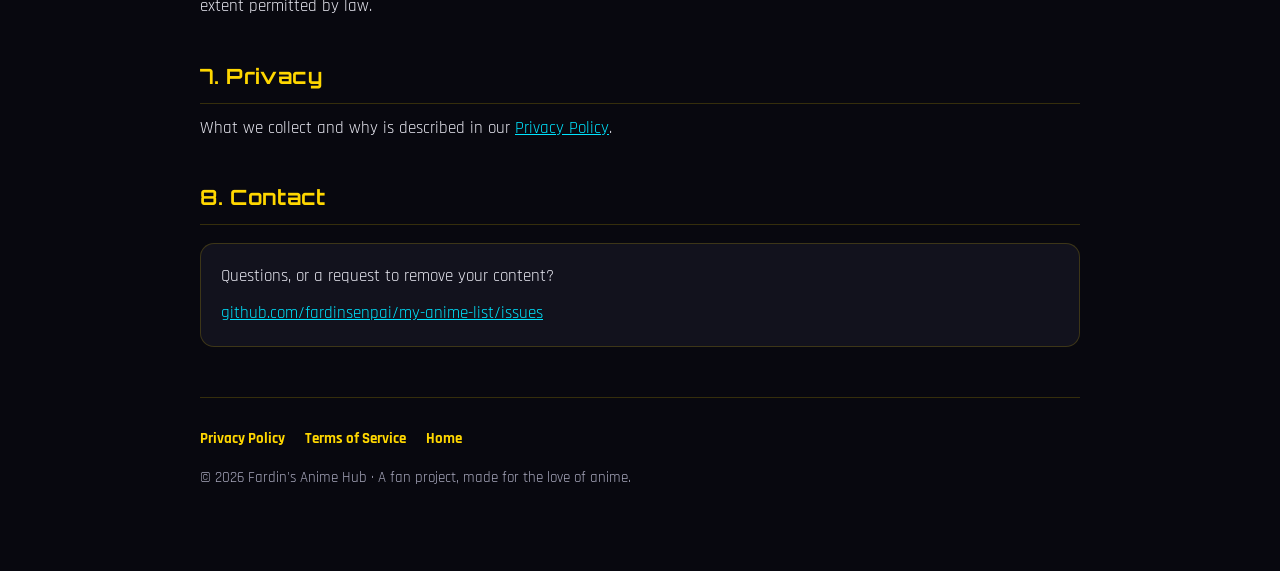
<file: terms.html>
<!DOCTYPE html>
<html lang="en">
<head>
  <meta charset="UTF-8"/>
  <meta name="viewport" content="width=device-width, initial-scale=1.0"/>
  <title>Terms of Service · Fardin's Anime Hub</title>
  <link rel="icon" type="image/png" href="logo-2.png">
  <meta name="description" content="The simple rules for using Fardin's Anime Hub.">
  <link href="https://fonts.googleapis.com/css2?family=Orbitron:wght@400;700;900&family=Rajdhani:wght@400;600;700&display=swap" rel="stylesheet">
  <style>
    :root{
      --gold:#FFD700; --cyan:#00E5FF; --bg:#08080f; --card:#12121d;
      --line:rgba(255,215,0,.18); --txt:#e9e9f2; --dim:#a8a8bd;
    }
    *{box-sizing:border-box}
    html,body{margin:0;padding:0}
    body{
      background:
        radial-gradient(900px 500px at 15% -10%, rgba(255,215,0,.10), transparent 60%),
        radial-gradient(900px 500px at 90% 0%, rgba(0,229,255,.10), transparent 60%),
        var(--bg);
      color:var(--txt);font-family:'Rajdhani','Segoe UI',system-ui,sans-serif;
      font-size:17px;line-height:1.7;padding:0 18px 70px;
    }
    .wrap{max-width:880px;margin:0 auto}
    header.top{display:flex;align-items:center;gap:14px;flex-wrap:wrap;padding:26px 0 18px;border-bottom:1px solid var(--line);margin-bottom:30px}
    header.top img{width:52px;height:52px;object-fit:contain;filter:drop-shadow(0 0 8px rgba(245,197,24,.5))}
    .brand{font-family:'Orbitron',sans-serif;font-weight:900;letter-spacing:.5px;font-size:19px;color:var(--gold)}
    .brand span{display:block;font-family:'Rajdhani',sans-serif;font-weight:600;font-size:13px;color:var(--cyan);letter-spacing:2px;text-transform:uppercase}
    .spacer{flex:1}
    .back{color:var(--gold);text-decoration:none;font-weight:700;border:1px solid var(--line);padding:9px 16px;border-radius:10px;background:rgba(255,215,0,.06);white-space:nowrap}
    .back:hover{background:rgba(255,215,0,.14)}
    h1{font-family:'Orbitron',sans-serif;font-size:clamp(26px,5vw,40px);margin:0 0 6px;color:#fff;letter-spacing:.5px}
    .updated{color:var(--dim);font-size:15px;margin-bottom:26px}
    h2{font-family:'Orbitron',sans-serif;font-size:clamp(17px,3vw,21px);color:var(--gold);margin:38px 0 10px;letter-spacing:.4px;padding-bottom:8px;border-bottom:1px solid var(--line)}
    p{margin:10px 0}
    ul{margin:10px 0 10px 22px;padding:0}
    li{margin:7px 0}
    a{color:var(--cyan)}
    strong{color:#fff}
    .card{background:var(--card);border:1px solid var(--line);border-radius:14px;padding:18px 20px;margin:18px 0}
    .card.hi{border-color:rgba(0,229,255,.25);background:linear-gradient(180deg,rgba(0,229,255,.07),rgba(18,18,29,.9))}
    .tag{display:inline-block;font-size:12px;font-weight:700;letter-spacing:1px;text-transform:uppercase;color:#08101a;background:var(--cyan);border-radius:999px;padding:3px 10px;margin-bottom:8px}
    footer{margin-top:50px;padding-top:20px;border-top:1px solid var(--line);color:var(--dim);font-size:15px}
    footer a{color:var(--gold);text-decoration:none;font-weight:700}
    .nav{margin-top:8px}
    .nav a{margin-right:16px}
  </style>
</head>
<body>
<div class="wrap">

  <header class="top">
    <img src="logo.png" alt="Fardin's Anime Hub logo">
    <div class="brand">FARDIN'S ANIME HUB<span>Privacy &amp; Policies</span></div>
    <div class="spacer"></div>
    <a class="back" href="index.html">← Back to the site</a>
  </header>

  <h1>Terms of Service</h1>
  <div class="updated">Last updated: 18 October 2026</div>

  <p>
    Welcome! These are the simple, common-sense rules for using Fardin's Anime Hub.
    By using the site, you agree to them.
  </p>

  <div class="card hi">
    <span class="tag">In one line</span>
    <p style="margin:0">
      Be kind, be lawful, and don't break the site — everything else is yours to enjoy.
    </p>
  </div>

  <h2>1. Using the site</h2>
  <ul>
    <li>You may browse, chat with the AI assistant, and use the site's features for personal, non-commercial enjoyment.</li>
    <li>Signing in with Google is <strong>optional</strong>.</li>
    <li>You are responsible for what happens through your account and your device.</li>
  </ul>

  <h2>2. Please don't</h2>
  <ul>
    <li>post content that is abusive, hateful, threatening, sexually explicit, or unlawful;</li>
    <li>impersonate another person, or the site owner;</li>
    <li>spam, advertise, or flood the chat and public sections;</li>
    <li>attempt to break, overload, hack, scrape, or abuse the site or the services it uses;</li>
    <li>upload anything you do not have the right to use.</li>
  </ul>
  <p>We may remove content, or block access, when these rules are broken.</p>

  <h2>3. Your content</h2>
  <p>
    You keep ownership of what you post (comments, names, and so on). By posting it publicly on the site,
    you give us permission to display it on the site so others can see it. You can ask us to remove your
    contributions at any time using the contact link below.
  </p>

  <h2>4. The AI assistant</h2>
  <p>
    The chat assistant is automated and can be wrong. It is here for fun and to help you explore anime —
    please don't treat its answers as professional advice, and don't share private or sensitive information
    with it.
  </p>

  <h2>5. Anime content and copyright</h2>
  <p>
    Anime titles, artwork, and character images belong to their respective creators, studios, and rights holders.
    Anime and character information is provided from the AniList database. This is a personal fan project and is
    not affiliated with, endorsed by, or sponsored by any studio, publisher, or streaming service. If you are a
    rights holder and have a concern, please contact us and we will respond promptly.
  </p>

  <h2>6. Availability and changes</h2>
  <p>
    The site is provided <strong>free of charge and "as is"</strong>, without warranties of any kind. Features
    may change, break, or be removed at any time, and the site may be unavailable occasionally. We are not
    liable for any loss arising from your use of the site, to the extent permitted by law.
  </p>

  <h2>7. Privacy</h2>
  <p>
    What we collect and why is described in our
    <a href="privacy.html">Privacy Policy</a>.
  </p>

  <h2>8. Contact</h2>
  <div class="card">
    <p style="margin:0">Questions, or a request to remove your content?</p>
    <p style="margin:8px 0 0">
      <a href="https://github.com/fardinsenpai/my-anime-list/issues" target="_blank" rel="noopener">
        github.com/fardinsenpai/my-anime-list/issues</a>
    </p>
  </div>

  <footer>
    <div class="nav">
      <a href="privacy.html">Privacy Policy</a>
      <a href="terms.html">Terms of Service</a>
      <a href="index.html">Home</a>
    </div>
    <p style="margin-top:14px">© 2026 Fardin's Anime Hub · A fan project, made for the love of anime.</p>
  </footer>

</div>
</body>
</html>
</file>
<file: admin.css>
/* ══════════════════════════════════════════════════════════════════════
   ROOT@FARDIN ~ ADMIN PANEL — admin.css   (v3.1 "control room")

   One stylesheet, two moods:
     · day   — crisp paper console, deep green ink, hairline grid
     · night — black glass, neon green, glow accents

   Everything colour-related is a token in :root / [data-theme=dark], so
   the theme button repaints the whole panel. Only admin.html loads this
   file; nothing here touches the main site.
   ══════════════════════════════════════════════════════════════════════ */

:root {
  --top-h: 62px;
  --side-w: 246px;
  --r-sm: 8px;
  --r-md: 12px;
  --r-lg: 16px;

  /* ── day: paper + green ink ── */
  --bg: #eef2ef;
  --surface: #ffffff;
  --panel: #ffffff;
  --panel-2: #f6f9f6;
  --field: #f8fbf8;
  --line: #dde6de;
  --line-2: #c9d7cc;

  --ink: #0d1710;
  --ink-2: #55675a;
  --ink-3: #8b9a8f;

  --accent: #0a7d3b;
  --accent-2: #14a34f;
  --accent-ink: #ffffff;
  --accent-soft: rgba(10, 125, 59, .07);
  --accent-line: rgba(10, 125, 59, .28);
  --accent-glow: rgba(10, 125, 59, .16);

  --danger: #c62828;
  --danger-soft: rgba(198, 40, 40, .07);
  --danger-line: rgba(198, 40, 40, .28);

  --shadow-1: 0 1px 2px rgba(13, 23, 16, .04), 0 12px 32px -20px rgba(13, 23, 16, .38);
  --shadow-2: 0 26px 64px -32px rgba(13, 23, 16, .5);
  --header-bg: rgba(255, 255, 255, .86);
  --grid-ink: rgba(10, 125, 59, .05);

  /* ── legacy aliases: JS-generated markup still uses these ── */
  --g: var(--accent);
  --g-rgb: 10, 125, 59;
  --g-ink: #0a5c2c;
  --g-deep: #06421f;
  --g-dim: rgba(10, 125, 59, .62);
  --g-line: var(--accent-line);
  --g-bg: var(--accent-soft);
  --g-bg2: var(--panel-2);

  /* ── type ── */
  --font-ui: 'JetBrains Mono';
  --font-display: 'Chakra Petch';
  --mono: var(--font-ui), ui-monospace, 'Consolas', 'Courier New', monospace;
  --display: var(--font-display), var(--mono);
}

/* font picks (top-bar ▾) — no attribute = the JetBrains default */
html[data-font="jetbrains"] { --font-ui: 'JetBrains Mono'; }
html[data-font="spacemono"] { --font-ui: 'Space Mono'; }
html[data-font="plex"]      { --font-ui: 'IBM Plex Mono'; }
html[data-font="chakra"]    { --font-ui: 'Chakra Petch'; }
html[data-font="grotesk"]   { --font-ui: 'Space Grotesk'; }
html[data-font="grotesk"]   { --font-display: 'Space Grotesk'; }
html[data-font="spacemono"] { --font-display: 'Space Mono'; }

/* ── night: black glass, neon green ── */
html[data-theme="dark"] {
  --bg: #040705;
  --surface: #090e0a;
  --panel: #0a0f0b;
  --panel-2: #070c08;
  --field: #060b08;
  --line: rgba(0, 255, 65, .13);
  --line-2: rgba(0, 255, 65, .24);

  --ink: #d9ffe4;
  --ink-2: rgba(217, 255, 228, .60);
  --ink-3: rgba(217, 255, 228, .34);

  --accent: #00ff41;
  --accent-2: #7dffa0;
  --accent-ink: #04140a;
  --accent-soft: rgba(0, 255, 65, .06);
  --accent-line: rgba(0, 255, 65, .30);
  --accent-glow: rgba(0, 255, 65, .22);

  --danger: #ff5468;
  --danger-soft: rgba(255, 84, 104, .10);
  --danger-line: rgba(255, 84, 104, .34);

  --shadow-1: 0 1px 0 rgba(0, 255, 65, .04), 0 22px 48px -28px #000;
  --shadow-2: 0 30px 80px -32px #000;
  --header-bg: rgba(6, 10, 7, .78);
  --grid-ink: rgba(0, 255, 65, .045);

  --g-rgb: 0, 255, 65;
  --g-ink: #b6ffca;
  --g-deep: #e2ffea;
  --g-dim: rgba(0, 255, 65, .6);
}

* { box-sizing: border-box; }
[hidden] { display: none !important; }

html, body { min-height: 100%; }
body {
  margin: 0;
  background: var(--bg);
  color: var(--ink);
  font-family: var(--mono);
  font-size: 13px;
  line-height: 1.5;
  -webkit-font-smoothing: antialiased;
}

/* backdrop: hairline grid + a soft accent bloom in the corner */
body::before {
  content: '';
  position: fixed; inset: 0; pointer-events: none; z-index: 0;
  background:
    repeating-linear-gradient(transparent 0 27px, var(--grid-ink) 27px 28px),
    repeating-linear-gradient(90deg, transparent 0 27px, var(--grid-ink) 27px 28px),
    radial-gradient(820px 420px at 78% -12%, var(--accent-glow), transparent 68%);
  opacity: .9;
}

::-webkit-scrollbar { width: 9px; height: 9px; }
::-webkit-scrollbar-track { background: transparent; }
::-webkit-scrollbar-thumb { background: var(--line-2); border-radius: 6px; }
::-webkit-scrollbar-thumb:hover { background: var(--accent); }
::selection { background: var(--accent-glow); color: var(--ink); }
a { color: var(--accent); text-decoration: none; }

:where(button, a, select, [tabindex]):focus-visible {
  outline: 2px solid var(--accent);
  outline-offset: 2px;
  border-radius: 8px;
}

/* ───────────────  PIN GATE  ─────────────── */
.ad-gate {
  position: fixed; inset: 0; z-index: 50;
  display: flex; align-items: center; justify-content: center; padding: 18px;
  background:
    radial-gradient(720px 460px at 50% 18%, var(--accent-glow), transparent 70%),
    var(--bg);
}
.ad-gate-box { width: 100%; max-width: 430px; text-align: center; }

.ad-gate-card {
  position: relative;
  background: var(--panel);
  border: 1px solid var(--line-2);
  border-radius: var(--r-lg);
  padding: 26px 24px 24px;
  box-shadow: var(--shadow-2), 0 0 0 1px var(--accent-soft);
}
.ad-gate-card::before {
  content: '';
  position: absolute; top: -1px; left: 12%; right: 12%; height: 2px;
  background: linear-gradient(90deg, transparent, var(--accent), transparent);
  border-radius: 2px;
}
.ad-gate-logo {
  font-family: var(--display);
  font-size: 34px; font-weight: 700; letter-spacing: .22em; line-height: 1;
  color: var(--ink);
}
.ad-gate-logo span { color: var(--accent); }
.ad-gate-sub {
  font-size: 9.5px; letter-spacing: .38em; color: var(--ink-3);
  margin: 10px 0 22px;
}
.ad-gate-remember {
  display: flex; align-items: center; justify-content: center; gap: 8px;
  font-size: 11px; color: var(--ink-2); cursor: pointer;
  margin-bottom: 14px; letter-spacing: .04em;
}
.ad-gate-remember input {
  appearance: none; width: 15px; height: 15px; margin: 0;
  border: 1px solid var(--line-2); border-radius: 5px;
  background: var(--field); cursor: pointer; transition: .15s;
}
.ad-gate-remember input:checked {
  background: var(--accent); border-color: var(--accent);
  box-shadow: 0 0 0 3px var(--accent-soft);
}
.ad-gate-remember input:checked::after {
  content: '✓'; display: block; color: var(--accent-ink);
  font-size: 11px; line-height: 13px; text-align: center; font-weight: 700;
}

.ad-pin-row { display: flex; gap: 8px; justify-content: center; margin-bottom: 16px; }
.ad-pin-row input {
  width: 46px; height: 56px; text-align: center;
  font-family: var(--mono); font-size: 22px; font-weight: 600;
  color: var(--ink); caret-color: var(--accent);
  background: var(--field);
  outline: none;
  border: 1px solid var(--line-2); border-radius: var(--r-sm);
  transition: .15s;
}
.ad-pin-row input:focus {
  border-color: var(--accent);
  box-shadow: 0 0 0 3px var(--accent-glow);
  background: var(--panel);
}

.ad-gate-err {
  color: var(--danger); font-size: 11px; letter-spacing: .18em;
  margin-bottom: 12px; font-weight: 600;
}
.ad-gate-btn {
  width: 100%; padding: 13px 18px;
  background: linear-gradient(180deg, var(--accent-2), var(--accent));
  color: var(--accent-ink);
  border: 1px solid var(--accent);
  border-radius: var(--r-sm);
  font: 700 11.5px/1 var(--mono); letter-spacing: .26em;
  cursor: pointer; transition: .18s;
  box-shadow: 0 10px 26px -14px var(--accent), inset 0 1px 0 rgba(255, 255, 255, .22);
}
.ad-gate-btn:hover { transform: translateY(-1px); box-shadow: 0 16px 32px -16px var(--accent); }
.ad-gate-btn:active { transform: none; }

.ad-boot { margin-top: 16px; font-size: 10px; color: var(--ink-3); letter-spacing: .06em; min-height: 14px; }
.ad-boot.ok { color: var(--accent); }
.ad-boot.err { color: var(--danger); }
.ad-gate-foot { margin-top: 10px; font-size: 9px; color: var(--ink-3); letter-spacing: .22em; }

/* ───────────────  SMALL CONTROLS  ─────────────── */
.ad-mini {
  display: inline-flex; align-items: center; gap: 6px;
  background: var(--panel);
  border: 1px solid var(--line);
  color: var(--ink-2);
  font-family: var(--mono); font-size: 10px; letter-spacing: .06em;
  padding: 7px 11px; border-radius: 999px;
  cursor: pointer; transition: .16s; text-decoration: none;
  white-space: nowrap;
}
.ad-mini:hover {
  background: var(--accent-soft); border-color: var(--accent-line);
  color: var(--accent); transform: translateY(-1px);
}
.ad-mini.danger { color: var(--danger); border-color: var(--danger-line); }
.ad-mini.danger:hover { background: var(--danger-soft); border-color: var(--danger); color: var(--danger); }

.ad-fontpick {
  background: var(--panel); border: 1px solid var(--line); color: var(--ink-2);
  font-family: var(--mono); font-size: 10px; letter-spacing: .05em;
  padding: 6px 8px; border-radius: 999px; cursor: pointer;
  transition: .16s; max-width: 138px;
}
.ad-fontpick:hover { border-color: var(--accent-line); color: var(--accent); }
.ad-fontpick:focus { outline: none; border-color: var(--accent); box-shadow: 0 0 0 3px var(--accent-glow); }
.ad-fontpick option { background: var(--panel); color: var(--ink); }

/* ───────────────  TOP BAR  ─────────────── */
.ad-top {
  position: fixed; top: 0; left: 0; right: 0; z-index: 20;
  height: var(--top-h);
  display: flex; align-items: center; justify-content: space-between; gap: 14px;
  padding: 0 18px;
  background: var(--header-bg);
  backdrop-filter: blur(14px) saturate(140%);
  -webkit-backdrop-filter: blur(14px) saturate(140%);
  border-bottom: 1px solid var(--line);
}
.ad-top::after {
  content: '';
  position: absolute; left: 0; right: 0; bottom: -1px; height: 1px;
  background: linear-gradient(90deg, transparent, var(--accent-line) 20%, var(--accent-line) 80%, transparent);
  opacity: .7;
}

.ad-brand { display: flex; align-items: center; gap: 11px; min-width: 0; }
.ad-brand-tile {
  width: 32px; height: 32px; flex: 0 0 auto;
  display: grid; place-items: center;
  border-radius: 9px;
  background: linear-gradient(160deg, var(--accent-2), var(--accent));
  color: var(--accent-ink);
  font: 700 13px/1 var(--mono); letter-spacing: -.04em;
  box-shadow: 0 8px 18px -10px var(--accent), inset 0 1px 0 rgba(255, 255, 255, .3);
}
.ad-brand-text { display: flex; flex-direction: column; min-width: 0; line-height: 1.2; }
.ad-brand-main {
  font-family: var(--display);
  font-size: 16px; font-weight: 700; letter-spacing: .1em;
  color: var(--ink); white-space: nowrap; line-height: 1.1;
}
.ad-brand-sub {
  font-size: 9.5px; letter-spacing: .15em; color: var(--ink-2);
  margin-top: 2px; line-height: 1.6;
  white-space: nowrap; overflow: hidden; text-overflow: ellipsis;
}

.ad-top-right { display: flex; align-items: center; gap: 7px; }
.ad-clock { font-size: 10px; color: var(--ink-3); letter-spacing: .08em; white-space: nowrap; }
.ad-vsep { width: 1px; height: 22px; background: var(--line); }
.ad-pat-status {
  font-size: 10px; letter-spacing: .05em; color: var(--danger);
  overflow: hidden; text-overflow: ellipsis; white-space: nowrap;
}
.ad-pat-status.ok { color: var(--accent); }

/* ───────────────  LAYOUT  ─────────────── */
.ad-body { display: flex; align-items: stretch; padding-top: var(--top-h); }

.ad-side {
  position: fixed; top: var(--top-h); bottom: 0; left: 0;
  width: var(--side-w); overflow: hidden;
  display: flex; flex-direction: column;
  padding: 16px 12px 18px;
  border-right: 1px solid var(--line);
  background: linear-gradient(180deg, var(--panel), var(--bg) 72%);
  z-index: 10;
}
/* the module list scrolls, the PAT block stays pinned at the bottom */
.ad-side-navwrap { flex: 1 1 auto; min-height: 0; overflow-y: auto; margin-right: -4px; padding-right: 4px; }
.ad-side-block { flex: 0 0 auto; }
.ad-side-title {
  display: flex; align-items: center; gap: 8px;
  font-size: 8.5px; letter-spacing: .22em; color: var(--ink-3);
  margin: 2px 4px 10px;
}
.ad-side-title::after { content: ''; flex: 1; height: 1px; background: var(--line); }
.ad-side-count {
  font-size: 8.5px; color: var(--accent); letter-spacing: .04em;
  border: 1px solid var(--accent-line); border-radius: 999px;
  padding: 1px 6px;
}

.ad-nav { display: flex; flex-direction: column; gap: 3px; margin-bottom: 18px; }
.ad-side-block { border-top: 1px solid var(--line); padding-top: 14px; }
.ad-pat-row { display: flex; gap: 6px; }
.ad-pat-row .admin-g-input { flex: 1; margin: 0; font-size: 10px; padding: 8px 9px; }
.ad-pat-tools { display: flex; gap: 5px; margin-top: 7px; flex-wrap: wrap; }
.ad-pat-tools .ad-mini { flex: 1; justify-content: center; padding: 6px 4px; font-size: 9px; }
.ad-side-hint { font-size: 9px; line-height: 1.75; color: var(--ink-3); margin-top: 9px; }
.ad-side-hint b { color: var(--ink-2); font-weight: 600; }
.ad-side .ad-pat-status { margin: 0 4px 9px; font-size: 9.5px; }

/* ───────────────  SIDEBAR MODULE BUTTONS  ─────────────── */
.admin-g-tab.ad-pat-tab { display: none; }
.admin-g-tab {
  position: relative;
  display: flex; flex-wrap: nowrap; align-items: center;
  gap: 0 9px;
  width: 100%; text-align: left;
  padding: 6px 20px 6px 8px;
  border: 1px solid transparent; border-radius: 10px;
  background: transparent; color: var(--ink-2);
  font-family: var(--mono); font-size: 11px; letter-spacing: .1em;
  cursor: pointer; transition: .16s;
  white-space: nowrap;
}
.admin-g-tab b {
  width: 28px; height: 28px; flex: 0 0 28px;
  display: grid; place-items: center;
  border-radius: 8px;
  background: var(--panel-2);
  border: 1px solid var(--line);
  font-size: 13px; font-weight: 400;
  transition: .16s;
}
.admin-g-tab span {
  flex: 0 1 auto; min-width: 0;
  margin: 0;
  font-size: 8.5px; letter-spacing: .02em;
  color: var(--ink-3); white-space: nowrap;
  overflow: hidden; text-overflow: ellipsis;
}
.admin-g-tab span::before { content: '·'; margin-right: 5px; opacity: .55; }
.admin-g-tab:hover { background: var(--accent-soft); color: var(--ink); }
.admin-g-tab:hover b { border-color: var(--accent-line); }
.admin-g-tab.active {
  color: var(--ink);
  background: linear-gradient(90deg, var(--accent-soft), transparent 85%);
  border-color: transparent;
  box-shadow: inset 2px 0 0 var(--accent);
}
.admin-g-tab.active b {
  background: linear-gradient(160deg, var(--accent-2), var(--accent));
  border-color: transparent;
  box-shadow: 0 8px 18px -10px var(--accent);
}
.admin-g-tab.active span { color: var(--accent); }
.admin-g-tab.active::after {
  content: '';
  position: absolute; right: 10px; top: 50%; transform: translateY(-50%);
  width: 5px; height: 5px; border-radius: 50%;
  background: var(--accent); box-shadow: 0 0 10px var(--accent);
}

/* ───────────────  PANES  ─────────────── */
.ad-main {
  flex: 1; min-width: 0;
  position: relative; z-index: 1;
  margin-left: var(--side-w);
  padding: 26px 30px 70px;
  max-width: 1080px;
}
.admin-g-content { display: none; }
.admin-g-content.active {
  display: block;
  background: var(--panel);
  border: 1px solid var(--line);
  border-radius: var(--r-lg);
  padding: 22px 24px 24px;
  box-shadow: var(--shadow-1);
  animation: adIn .18s ease;
}
@keyframes adIn { from { opacity: 0; transform: translateY(5px); } to { opacity: 1; transform: none; } }

.ad-h {
  display: flex; align-items: center; gap: 10px;
  font-family: var(--mono);
  font-size: 11px; font-weight: 600;
  letter-spacing: .18em;
  color: var(--ink);
  margin: 0 0 20px; padding-bottom: 15px;
  border-bottom: 1px solid var(--line);
}
.ad-h::before {
  content: '';
  width: 7px; height: 7px; flex: 0 0 auto;
  border-radius: 2px;
  background: var(--accent);
  box-shadow: 0 0 12px var(--accent-glow);
}
.ad-h::after {
  content: '';
  flex: 1; height: 1px;
  background: linear-gradient(90deg, var(--line), transparent);
}
.ad-hr { border-top: 1px solid var(--line); margin: 22px 0 16px; }
.ad-note { font-size: 9.5px; line-height: 1.85; color: var(--ink-3); margin-top: 12px; }
.ad-warn {
  font-size: 10px; line-height: 1.7;
  color: var(--danger);
  background: var(--danger-soft);
  border: 1px solid var(--danger-line);
  border-radius: var(--r-sm);
  padding: 8px 11px;
  margin: -2px 0 10px;
}
.ad-warn b { color: var(--danger); }
.ad-link { font-size: 10px; color: var(--accent); cursor: pointer; margin-top: 8px; display: inline-block; }
.ad-link:hover { text-decoration: underline; }
.ad-status { font-size: 11px; color: var(--ink-2); margin-bottom: 12px; word-break: break-word; }
.ad-status.dim { font-size: 9.5px; color: var(--ink-3); margin: 4px 0 10px; }
.ad-row { display: flex; gap: 10px; margin-bottom: 10px; align-items: center; }
.ad-row.wrap { flex-wrap: wrap; }
.ad-row > .admin-g-input { min-width: 0; }
.ad-label { font-size: 9px; letter-spacing: .16em; color: var(--ink-3); margin: 14px 0 7px; }

/* ───────────────  FORM CONTROLS  ─────────────── */
.admin-g-input {
  width: 100%; height: 42px;
  padding: 0 13px; margin-bottom: 10px;
  background: var(--field);
  border: 1px solid var(--line);
  border-radius: var(--r-sm);
  color: var(--ink);
  font-family: var(--mono); font-size: 12px;
  outline: none; transition: .16s;
}
.admin-g-input::placeholder { color: var(--ink-3); }
.admin-g-input:hover { border-color: var(--line-2); }
.admin-g-input:focus {
  border-color: var(--accent);
  background: var(--panel);
  box-shadow: 0 0 0 3px var(--accent-glow);
}
.admin-g-input.narrow { max-width: 124px; }
select.admin-g-input {
  cursor: pointer; padding-right: 30px;
  appearance: none; -webkit-appearance: none;
  background-image:
    linear-gradient(45deg, transparent 50%, currentColor 50%),
    linear-gradient(135deg, currentColor 50%, transparent 50%);
  background-position: calc(100% - 16px) 19px, calc(100% - 11px) 19px;
  background-size: 5px 5px, 5px 5px;
  background-repeat: no-repeat;
}
select.admin-g-input option { background: var(--panel); color: var(--ink); }

.admin-g-btn {
  position: relative;
  width: 100%; padding: 13px 16px; margin-top: 8px;
  background: linear-gradient(180deg, var(--accent-2), var(--accent));
  color: var(--accent-ink);
  border: 1px solid var(--accent);
  border-radius: 10px;
  font-family: var(--mono); font-size: 11px; font-weight: 600;
  letter-spacing: .18em;
  cursor: pointer; transition: .18s;
  box-shadow: 0 12px 28px -16px var(--accent), inset 0 1px 0 rgba(255, 255, 255, .22);
}
.admin-g-btn:hover { transform: translateY(-1px); box-shadow: 0 18px 34px -18px var(--accent); }
.admin-g-btn:active { transform: none; }
.admin-g-btn.tight {
  width: auto; margin: 0; flex: 0 0 auto;
  padding: 0 14px; height: 42px;
  font-size: 10px; letter-spacing: .12em;
  box-shadow: none;
}
.admin-g-btn.danger {
  background: var(--panel);
  border-color: var(--danger-line);
  color: var(--danger);
  box-shadow: none;
}
.admin-g-btn.danger:hover { background: var(--danger-soft); border-color: var(--danger); box-shadow: none; }
.admin-g-label { font-size: 9px; letter-spacing: .18em; color: var(--ink-3); margin: 16px 0 8px; }

/* ───────────────  LABELLED FIELDS  ───────────────
   A caption that stays visible once the box is filled — a placeholder is
   gone the moment a value lands, which left every numeric box nameless. */
.ad-field {
  display: flex; flex-direction: column; gap: 5px;
  flex: 1 1 0; min-width: 0; margin-bottom: 10px;
}
.ad-field > span {
  font-family: var(--mono); font-size: 8.5px; letter-spacing: .14em;
  text-transform: uppercase; color: var(--ink-3); padding-left: 2px;
  white-space: nowrap; overflow: hidden; text-overflow: ellipsis;
}
.ad-field > .admin-g-input,
.ad-field > select.admin-g-input {
  width: 100%; max-width: none; margin-bottom: 0;
}
.ad-row > .ad-field { margin-bottom: 0; }

/* ───────────────  SEARCH RESULTS + PREVIEW  ─────────────── */
.ad-results {
  display: grid; grid-template-columns: repeat(2, minmax(0, 1fr)); gap: 5px;
  max-height: 210px; overflow-y: auto; margin-bottom: 12px; padding: 6px;
  border: 1px solid var(--line); border-radius: var(--r-md);
  background: var(--panel-2);
  min-height: 0;
}
.ad-results:empty { display: none; }

.ad-result {
  display: flex; align-items: center; gap: 9px;
  padding: 5px 8px; border-radius: var(--r-sm);
  border: 1px solid transparent; background: var(--panel);
  cursor: pointer; transition: .14s; min-width: 0;
}
.ad-result:hover { border-color: var(--accent-line); background: var(--accent-soft); }
.ad-result.sel {
  border-color: var(--accent);
  background: var(--accent-soft);
  box-shadow: 0 0 0 2px var(--accent-glow);
}
.ad-result img {
  width: 28px; height: 38px; object-fit: cover;
  border-radius: 5px; flex: 0 0 auto;
}
.ad-result-id { font-size: 9px; color: var(--ink-3); flex: 0 0 auto; letter-spacing: .04em; }
.ad-result-title {
  font-size: 11px; color: var(--ink);
  overflow: hidden; text-overflow: ellipsis; white-space: nowrap;
}
.ad-result-copy {
  margin-left: auto; flex: 0 0 auto;
  border: 1px solid var(--line); border-radius: 6px;
  background: var(--panel-2); color: var(--ink-2);
  font-size: 12px; line-height: 1;
  padding: 5px 8px; cursor: pointer; transition: .13s;
}
.ad-result-copy:hover { color: #fff; border-color: var(--accent-line); background: var(--accent-soft); }

.ad-preview {
  display: flex; align-items: center; gap: 12px;
  padding: 10px 12px; margin: 4px 0 14px;
  background: var(--accent-soft);
  border: 1px solid var(--accent-line);
  border-radius: var(--r-md);
}
.ad-preview img { width: 44px; height: 60px; object-fit: cover; border-radius: 7px; flex: 0 0 auto; }
.ad-preview-title { font-size: 12px; color: var(--ink); font-weight: 600; }
.ad-preview-id { font-size: 9.5px; color: var(--ink-3); margin-top: 3px; }

/* ───────────────  TOP5 / AWARDS GROUPS  ─────────────── */
.ad-scroll {
  max-height: 330px; overflow-y: auto; padding: 4px 6px 4px 0; margin-bottom: 10px;
  display: flex; flex-direction: column; gap: 7px;
}
.ad-scroll.short { max-height: 250px; }
.admin-g-group {
  border: 1px solid var(--line); border-radius: var(--r-md);
  padding: 10px 12px; background: var(--panel-2);
}
.admin-g-group-label {
  font-size: 9.5px; letter-spacing: .14em; color: var(--accent);
  margin-bottom: 8px; display: flex; align-items: center; gap: 8px;
}
.admin-g-group-label::after { content: ''; flex: 1; height: 1px; background: var(--line); }
.admin-g-id-row { display: flex; gap: 6px; flex-wrap: wrap; }
.admin-g-id-input {
  width: 60px; height: 32px; padding: 0 8px;
  background: var(--panel);
  border: 1px solid var(--line); border-radius: 7px;
  color: var(--ink); font-family: var(--mono); font-size: 11px;
  outline: none; transition: .14s;
}
.admin-g-id-input:focus { border-color: var(--accent); box-shadow: 0 0 0 2px var(--accent-glow); }
.admin-g-title-input {
  flex: 1; min-width: 90px; height: 32px; padding: 0 9px;
  background: var(--panel);
  border: 1px solid var(--line); border-radius: 7px;
  color: var(--ink); font-family: var(--mono); font-size: 11px;
  outline: none; transition: .14s;
}
.admin-g-title-input:focus { border-color: var(--accent); box-shadow: 0 0 0 2px var(--accent-glow); }
.admin-g-id-input::-webkit-outer-spin-button,
.admin-g-id-input::-webkit-inner-spin-button { -webkit-appearance: none; margin: 0; }

/* ───────────────  STATS ROWS  ─────────────── */
.admin-g-stat-row {
  display: flex; align-items: center; gap: 12px; margin-bottom: 9px;
  padding: 9px 12px; background: var(--panel-2);
  border: 1px solid var(--line); border-radius: var(--r-md);
}
.admin-g-stat-label { flex: 0 0 160px; font-size: 11px; color: var(--ink); letter-spacing: .03em; }
.admin-g-stat-row .admin-g-input { margin: 0; }

/* ───────────────  PILLS (ADD module)  ─────────────── */
.admin-pill-container {
  border: 1px solid var(--line); border-radius: var(--r-md);
  padding: 8px; background: var(--panel-2); margin-bottom: 6px;
}
.admin-pill-container .admin-g-input {
  margin-bottom: 7px; height: 34px; padding: 0 10px; font-size: 11px;
}
.admin-pill-list { display: flex; flex-wrap: wrap; gap: 5px; max-height: 124px; overflow-y: auto; }
.admin-g-pill {
  font-size: 9.5px; letter-spacing: .04em;
  padding: 5px 11px; border-radius: 999px;
  border: 1px solid var(--line-2); color: var(--ink-2);
  background: var(--panel); cursor: pointer; transition: .14s; user-select: none;
}
.admin-g-pill:hover { border-color: var(--accent); color: var(--accent); background: var(--accent-soft); }
.admin-g-pill.selected {
  background: var(--accent); border-color: var(--accent);
  color: var(--accent-ink); font-weight: 600;
}
.admin-selected-pills { display: flex; flex-wrap: wrap; gap: 6px; margin: 12px 0 6px; }
.ad-card-preview {
  display: inline-block;
  border: 1px solid var(--line); border-radius: var(--r-md);
  background: #07070c; overflow: hidden; margin-bottom: 14px;
  line-height: 0;
}
.ad-card-preview iframe {
  display: block; width: 244px; height: 400px; border: 0; background: #07070c;
}
.ad-card-preview--waifu iframe {
  width: 224px; height: 304px;
}
.ad-latest {
  border: 1px solid var(--line); border-radius: var(--r-md);
  background: var(--panel-2); padding: 10px 12px; margin-bottom: 14px;
}
.ad-latest-head {
  font-size: 9px; letter-spacing: .16em; color: var(--ink-3);
  margin-bottom: 8px; text-transform: uppercase;
}
.ad-latest-list { display: flex; flex-direction: column; gap: 5px; }
.ad-latest-item {
  display: flex; align-items: center; gap: 9px;
  font-size: 11.5px; line-height: 1.35;
}
.ad-latest-id { color: var(--accent); font-weight: 700; min-width: 42px; font-variant-numeric: tabular-nums; }
.ad-latest-title { flex: 1 1 auto; overflow: hidden; text-overflow: ellipsis; white-space: nowrap; color: var(--ink); }
.ad-latest-season { flex: 0 0 auto; color: var(--ink-3); font-size: 9.5px; }
.admin-g-selected-pill {
  font-size: 9.5px; padding: 5px 10px; border-radius: 999px;
  background: var(--accent-soft);
  border: 1px solid var(--accent-line);
  color: var(--accent);
}
.admin-g-selected-pill span { cursor: pointer; opacity: .7; margin-left: 4px; }
.admin-g-selected-pill span:hover { opacity: 1; color: var(--danger); }

/* ───────────────  TOASTS  ─────────────── */
.ad-toast {
  position: fixed; bottom: 22px; left: 50%;
  transform: translateX(-50%) translateY(10px);
  display: flex; align-items: center; gap: 9px;
  padding: 11px 18px; border-radius: 999px;
  background: var(--panel); color: var(--ink);
  border: 1px solid var(--accent-line);
  box-shadow: var(--shadow-2);
  font-family: var(--mono); font-size: 11.5px; letter-spacing: .03em;
  z-index: 300000; opacity: 0;
  animation: adToast .24s cubic-bezier(.2, .8, .2, 1) forwards;
  max-width: calc(100vw - 32px);
}
.ad-toast::before {
  content: ''; width: 7px; height: 7px; border-radius: 50%;
  background: var(--accent); box-shadow: 0 0 10px var(--accent);
  flex: 0 0 auto;
}
.ad-toast.err { border-color: var(--danger-line); color: var(--danger); }
.ad-toast.err::before { background: var(--danger); box-shadow: 0 0 10px var(--danger); }
@keyframes adToast {
  to { opacity: 1; transform: translateX(-50%) translateY(0); }
}
@media (prefers-reduced-motion: reduce) {
  .ad-toast { animation: none; opacity: 1; transform: translateX(-50%); }
  .admin-g-content.active, .ad-duel { animation: none; }
  .ad-bar::after { animation-duration: 2.4s; }
}

/* ───────────────  DUEL RATING POPUP  ─────────────── */
.ad-duel-overlay {
  position: fixed; inset: 0; z-index: 1000000;
  display: flex; align-items: center; justify-content: center; padding: 16px;
  background: rgba(2, 8, 4, .62);
  backdrop-filter: blur(4px); -webkit-backdrop-filter: blur(4px);
}
.ad-duel {
  width: 100%; max-width: 500px; padding: 22px;
  background: var(--panel); color: var(--ink);
  border: 1px solid var(--line-2); border-radius: var(--r-lg);
  box-shadow: var(--shadow-2);
  animation: adIn .2s ease;
}
.ad-duel-title {
  display: flex; align-items: center; gap: 9px;
  font-family: var(--mono); font-size: 12px; font-weight: 600;
  letter-spacing: .1em; color: var(--accent);
  margin-bottom: 7px;
}
.ad-duel-sub { font-size: 10.5px; line-height: 1.65; color: var(--ink-3); margin-bottom: 16px; }
.ad-duel-grid { display: grid; grid-template-columns: 1fr 1fr; gap: 10px 16px; margin-bottom: 18px; }
.ad-duel-field {
  display: flex; align-items: center; justify-content: space-between; gap: 8px;
  font-size: 10.5px; color: var(--ink-2);
}
.ad-duel-field span { display: flex; flex-direction: column; line-height: 1.25; }
.ad-duel-field small { font-size: 8.5px; color: var(--ink-3); letter-spacing: .02em; }
.ad-duel-field input {
  width: 82px; height: 34px; padding: 0 9px;
  background: var(--field); border: 1px solid var(--line);
  border-radius: 7px; color: var(--ink);
  font-family: var(--mono); font-size: 12px; outline: none; transition: .14s;
}
.ad-duel-field input:focus { border-color: var(--accent); box-shadow: 0 0 0 2px var(--accent-glow); }
.ad-duel-actions { display: flex; justify-content: flex-end; gap: 8px; }
.ad-duel-actions button {
  padding: 0 18px; height: 38px; border-radius: 8px;
  font-family: var(--mono); font-size: 10.5px; letter-spacing: .12em;
  cursor: pointer; transition: .16s;
}
.ad-duel-cancel { background: var(--panel); border: 1px solid var(--line-2); color: var(--ink-2); }
.ad-duel-cancel:hover { border-color: var(--ink-3); color: var(--ink); }
.ad-duel-save {
  background: linear-gradient(180deg, var(--accent-2), var(--accent));
  border: 1px solid var(--accent); color: var(--accent-ink); font-weight: 700;
  box-shadow: 0 10px 24px -14px var(--accent);
}
.ad-duel-save:hover { transform: translateY(-1px); }

/* ───────────────  COMMIT OVERLAY  ─────────────── */
.ad-loading {
  position: fixed; inset: 0; z-index: 60;
  display: flex; align-items: center; justify-content: center;
  background: var(--bg);
  background: color-mix(in srgb, var(--bg) 84%, transparent);
  backdrop-filter: blur(6px); -webkit-backdrop-filter: blur(6px);
}
.ad-loading-inner {
  min-width: 280px; padding: 24px 28px;
  text-align: center;
  background: var(--panel);
  border: 1px solid var(--line-2); border-radius: var(--r-lg);
  box-shadow: var(--shadow-2);
  color: var(--ink);
}
.ad-loading-line { font-size: 12px; font-weight: 600; letter-spacing: .14em; margin-bottom: 7px; color: var(--accent); font-family: var(--mono); }
.ad-loading-step { font-size: 10.5px; color: var(--ink-3); letter-spacing: .03em; font-family: var(--mono); margin-bottom: 12px; min-height: 14px; }
.ad-bar {
  display: block; width: 100%; height: 3px; margin: 6px auto 0;
  border-radius: 3px; overflow: hidden;
  background: var(--accent-soft);
  position: relative;
}
.ad-bar::after {
  content: ''; position: absolute; inset: 0;
  width: 40%;
  background: linear-gradient(90deg, transparent, var(--accent), transparent);
  animation: adBar 1s linear infinite;
}
@keyframes adBar { from { transform: translateX(-100%); } to { transform: translateX(280%); } }

/* ══════════════════════════════════════════════════════════════════════
   AVATAR PICKER (AI module)
   ══════════════════════════════════════════════════════════════════════ */
.av-group {
  border: 1px solid var(--line); border-radius: var(--r-md);
  padding: 12px; margin-bottom: 12px; background: var(--panel-2);
}
.av-head { display: flex; align-items: center; gap: 6px; margin-bottom: 9px; }
.av-title {
  flex: 1; font-family: var(--mono); font-size: 10px; font-weight: 600;
  letter-spacing: .1em; color: var(--ink);
  white-space: nowrap; overflow: hidden; text-overflow: ellipsis;
}
.av-mini {
  background: var(--panel); border: 1px solid var(--line-2);
  color: var(--ink-2); font-family: var(--mono); font-size: 9px;
  padding: 5px 9px; border-radius: 999px; cursor: pointer;
  letter-spacing: .05em; flex: 0 0 auto; transition: .16s;
}
.av-mini:hover { border-color: var(--accent); color: var(--accent); background: var(--accent-soft); }
.av-rail { display: flex; align-items: center; gap: 5px; }
.av-nav {
  background: var(--panel); border: 1px solid var(--line);
  color: var(--ink-2); width: 22px; height: 66px; border-radius: 7px;
  cursor: pointer; font-size: 10px; flex: 0 0 auto; transition: .16s;
}
.av-nav:hover { border-color: var(--accent); color: var(--accent); background: var(--accent-soft); }
.av-strip {
  display: flex; gap: 6px; flex: 1; overflow-x: auto;
  scroll-snap-type: x mandatory; padding: 2px;
  scrollbar-width: none;
}
.av-strip::-webkit-scrollbar { display: none; }
.av-item {
  flex: 0 0 calc(33.3333% - 4px); scroll-snap-align: start;
  background: transparent; border: 1px solid transparent; border-radius: 9px;
  padding: 5px 2px; cursor: pointer;
  display: flex; flex-direction: column; align-items: center; gap: 5px;
  transition: background .16s, border-color .16s;
}
.av-item:hover { background: var(--accent-soft); }
.av-item.sel {
  border-color: var(--accent); background: var(--accent-soft);
  box-shadow: 0 0 0 2px var(--accent-glow);
}
.av-thumb {
  width: 42px; height: 42px; border-radius: 50%;
  border: 1px solid var(--line-2);
  display: flex; align-items: center; justify-content: center;
  overflow: hidden; background: var(--panel);
}
.av-thumb svg { width: 24px; height: 24px; }
.av-name {
  font-family: var(--mono); font-size: 8px; letter-spacing: .02em;
  color: var(--ink-3); max-width: 100%;
  white-space: nowrap; overflow: hidden; text-overflow: ellipsis;
}
.av-current { font-family: var(--mono); font-size: 9px; color: var(--ink-3); margin-top: 7px; }
.av-chars { margin-top: 10px; border-top: 1px solid var(--line); padding-top: 9px; }
.av-chars summary {
  cursor: pointer; font-family: var(--mono); font-size: 9.5px;
  letter-spacing: .08em; color: var(--ink-2); padding: 2px 0; list-style: none;
}
.av-chars summary::-webkit-details-marker { display: none; }
.av-chars summary::before { content: "▸ "; color: var(--accent); }
.av-chars[open] summary::before { content: "▾ "; }
.av-src { color: var(--ink-3); font-size: 8px; letter-spacing: .02em; }
.av-search { display: flex; gap: 5px; margin: 9px 0 8px; }
.av-search input {
  flex: 1; min-width: 0; height: 32px;
  background: var(--panel); border: 1px solid var(--line); border-radius: 7px;
  color: var(--ink); font-family: var(--mono); font-size: 10px; padding: 0 9px;
}
.av-search input::placeholder { color: var(--ink-3); }
.av-search input:focus { outline: none; border-color: var(--accent); box-shadow: 0 0 0 2px var(--accent-glow); }
.av-search button {
  background: var(--panel); border: 1px solid var(--line-2);
  color: var(--ink-2); border-radius: 7px; cursor: pointer;
  padding: 0 11px; font-size: 11px; transition: .16s;
}
.av-search button:hover { border-color: var(--accent); color: var(--accent); background: var(--accent-soft); }
.av-grid {
  display: grid; grid-template-columns: repeat(auto-fill, minmax(78px, 1fr)); gap: 8px;
  max-height: 300px; overflow-y: auto; padding: 2px;
}
.av-char { border: 1px solid var(--line); border-radius: 10px; padding: 8px 4px; }
.av-char:hover { border-color: var(--accent-line); }
.av-char.sel { border-color: var(--accent); }
.av-char .av-thumb { width: 100%; max-width: 64px; height: auto; aspect-ratio: 1 / 1; }
.av-char .av-name { margin-top: 2px; font-size: 8px; text-align: center; width: 100%; }
.av-char-thumb { width: 100%; height: auto; aspect-ratio: 1 / 1; }
.av-char-thumb img { width: 100%; height: 100%; object-fit: cover; object-position: 50% 10%; display: block; }
.av-char { border-radius: 8px; overflow: hidden; }
.av-characts { display: flex; gap: 6px; margin-top: 9px; }
.av-note {
  grid-column: 1 / -1; font-family: var(--mono); font-size: 9.5px;
  color: var(--ink-3); padding: 8px 2px; line-height: 1.7;
}
.av-note-err { color: var(--danger); }
.av-note .av-mini { margin-top: 6px; }

/* ───────────────  NOTES  ─────────────── */
.ad-textarea {
  width: 100%; min-height: 240px; padding: 14px 15px; margin-bottom: 8px;
  background: var(--field); border: 1px solid var(--line); border-radius: var(--r-md);
  color: var(--ink); font-family: var(--mono); font-size: 12px; line-height: 1.8;
  outline: none; resize: vertical; transition: .16s;
}
.ad-textarea::placeholder { color: var(--ink-3); }
.ad-textarea:focus { border-color: var(--accent); background: var(--panel); box-shadow: 0 0 0 3px var(--accent-glow); }
.ad-textarea.tall { min-height: 320px; }
.ad-count { font-size: 9.5px; color: var(--ink-3); letter-spacing: .06em; margin-right: auto; flex: 0 0 auto; }
.ad-check {
  font-size: 10px; color: var(--ink-2);
  display: flex; align-items: center; gap: 6px; white-space: nowrap;
}
.ad-check input { accent-color: var(--accent); width: 14px; height: 14px; }
.ad-note-tabs { display: flex; gap: 6px; margin-bottom: 14px; }
.ad-tabbtn {
  background: var(--panel); border: 1px solid var(--line);
  color: var(--ink-2); font-family: var(--mono); font-size: 10px;
  letter-spacing: .1em; padding: 8px 14px; border-radius: 999px;
  cursor: pointer; transition: .16s;
}
.ad-tabbtn:hover { border-color: var(--accent-line); color: var(--accent); }
.ad-tabbtn.active {
  background: var(--accent); border-color: var(--accent);
  color: var(--accent-ink); font-weight: 600;
}
.ad-notes-split { display: flex; gap: 14px; align-items: flex-start; }

/* ── commit history list ── */
.ad-history { display: flex; flex-direction: column; gap: 8px; margin-top: 12px; }
.ad-history-empty { font-size: 10.5px; color: var(--ink-3); padding: 18px 12px; line-height: 1.7; text-align: center;
  border: 1px dashed var(--line); border-radius: var(--r-md); }
.ad-hist-row {
  display: flex; align-items: center; gap: 12px;
  padding: 11px 13px; border: 1px solid var(--line); border-radius: var(--r-md);
  background: var(--panel-2);
}
.ad-hist-row.ok { border-left: 3px solid #00c853; }
.ad-hist-row.fail { border-left: 3px solid #ff3355; }
.ad-hist-badge {
  flex: 0 0 auto; font-size: 9px; font-weight: 800; letter-spacing: .06em;
  padding: 3px 8px; border-radius: 5px; text-transform: uppercase; min-width: 62px; text-align: center;
}
.ad-hist-badge.ok { background: rgba(0,200,83,.15); color: #4ce08a; }
.ad-hist-badge.fail { background: rgba(255,51,85,.15); color: #ff7a90; }
.ad-hist-main { flex: 1; min-width: 0; }
.ad-hist-kind { font-size: 11.5px; font-weight: 700; color: var(--ink); text-transform: uppercase; letter-spacing: .03em; }
.ad-hist-detail { font-size: 10px; color: var(--ink-3); margin-top: 2px; white-space: nowrap; overflow: hidden; text-overflow: ellipsis; }
.ad-hist-why {
  font-size: 10px; color: #ffb4b4; margin-top: 3px; line-height: 1.45;
  padding: 4px 8px; border-radius: 6px;
  background: rgba(255, 90, 90, .08);
  border: 1px solid rgba(255, 90, 90, .22);
  white-space: normal;
}
.ad-hist-when { flex: 0 0 auto; font-size: 9.5px; color: var(--ink-3); text-align: right; white-space: nowrap; }
.ad-notes-list {
  flex: 0 0 250px; max-height: 440px; overflow-y: auto; padding: 6px;
  border: 1px solid var(--line); border-radius: var(--r-md);
  background: var(--panel-2);
}
.ad-notes-empty { font-size: 10px; color: var(--ink-3); padding: 12px 8px; line-height: 1.7; }
.ad-note-item {
  padding: 9px 10px; border-radius: 9px; cursor: pointer;
  border-left: 2px solid transparent; transition: .14s;
}
.ad-note-item:hover { background: var(--accent-soft); }
.ad-note-item.sel {
  background: linear-gradient(90deg, var(--accent-soft), transparent);
  border-left-color: var(--accent);
}
.ad-note-item-title { font-size: 11px; color: var(--ink); white-space: nowrap; overflow: hidden; text-overflow: ellipsis; }
.ad-note-item-snip { font-size: 9px; color: var(--ink-3); margin-top: 3px; white-space: nowrap; overflow: hidden; text-overflow: ellipsis; }
.ad-note-item-when { font-size: 8px; color: var(--ink-3); margin-top: 3px; letter-spacing: .04em; }
.ad-note-item.pinned { border-left-color: #ffb340; background: linear-gradient(90deg, rgba(255,179,64,.10), transparent); }
.ad-note-item.done { opacity: .62; }
.ad-note-item.done .ad-note-item-title { text-decoration: line-through; }
.ad-note-item-ctl { display: flex; align-items: center; gap: 8px; margin-top: 6px; }
.ad-note-check { display: inline-flex; align-items: center; gap: 5px; font-size: 9px; color: var(--ink-2); cursor: pointer; }
.ad-note-check input { accent-color: #00c853; cursor: pointer; }
.ad-note-pin {
  margin-left: auto; border: 1px solid var(--line); border-radius: 6px;
  background: var(--panel); font-size: 11px; line-height: 1;
  padding: 4px 7px; cursor: pointer; transition: .13s;
}
.ad-note-pin:hover { border-color: var(--accent-line); background: var(--accent-soft); }
.ad-note-pin.on { background: rgba(255,179,64,.18); border-color: #ffb340; }
.ad-notes-editor { flex: 1; min-width: 0; }

/* the fetched site data never shows */
#adminDataHost { display: none !important; }

/* theme flips must not animate every colour on the page */
html.ad-no-transition *,
html.ad-no-transition *::before,
html.ad-no-transition *::after {
  transition: none !important;
  animation: none !important;
}

/* short windows: drop the second line of every module button */
@media (max-height: 740px) and (min-width: 821px) {
  .admin-g-tab span { display: none; }
  .admin-g-tab { padding: 5px 9px; }
  .admin-g-tab b { width: 26px; height: 26px; flex-basis: 26px; font-size: 12.5px; }
  .ad-side-hint { display: none; }
}

/* ultra-wide: keep the content column optically centred, not stuck left */
@media (min-width: 1500px) {
  .ad-main { margin-left: calc(var(--side-w) + (100vw - var(--side-w) - 1080px) / 2); }
}

/* ───────────────  RESPONSIVE  ─────────────── */
@media (max-width: 1120px) {
  .ad-clock { display: none; }
  .ad-main { padding: 22px 22px 60px; }
}

/* tablet + phone: the rail becomes a horizontal strip and the PAT drawer —
   which used to be display:none here, leaving phones with no way to save a
   token at all — stays open right underneath it. */
@media (max-width: 820px) {
  .ad-fontpick { display: none; }
  .ad-brand-sub { display: none; }
  .ad-side {
    position: static; width: auto;
    display: block; overflow: visible;
    border-right: none; border-bottom: 1px solid var(--line);
    padding: 10px 12px 0;
  }
  .ad-side-navwrap { overflow: visible; margin: 0; padding: 0; }
  .ad-body { flex-direction: column; }
  .ad-side-title { display: none; }
  .ad-nav {
    flex-direction: row; overflow-x: auto; overflow-y: hidden;
    padding: 0 0 6px; margin-bottom: 0; gap: 6px;
    scrollbar-width: none;
    -webkit-mask-image: linear-gradient(90deg, #000 94%, transparent);
    mask-image: linear-gradient(90deg, #000 94%, transparent);
  }
  .ad-nav::-webkit-scrollbar { display: none; }
  .admin-g-tab {
    width: auto; flex: 0 0 auto; white-space: nowrap;
    padding: 6px 10px; gap: 7px;
  }
  .admin-g-tab b { width: 26px; height: 26px; flex-basis: 26px; font-size: 13px; }
  .admin-g-tab span { display: none; }
  .admin-g-tab.active::after { display: none; }
  .admin-g-tab.active { box-shadow: inset 0 -2px 0 var(--accent); }

  /* PAT drawer — moved out of the module strip into its own PAT! tab */
  .ad-side .ad-side-block { display: none; }
  .admin-g-tab.ad-pat-tab { display: flex; }
  .ad-side-block {
    display: block;
    border-top: 1px solid var(--line);
    padding: 9px 0 12px;
    margin-top: 2px;
    background: transparent;
  }
  .ad-side .ad-pat-status { margin: 0 2px 7px; font-size: 9.5px; }
  .ad-pat-row { gap: 6px; }
  .ad-pat-row .admin-g-input { height: 38px; padding: 0 10px; font-size: 12px; }
  .ad-pat-row .admin-g-btn.tight { height: 38px; padding: 0 14px; }
  .ad-pat-tools { gap: 6px; margin-top: 6px; }
  .ad-pat-tools .ad-mini { padding: 8px 4px; font-size: 9px; }
  .ad-side-hint { display: none; }

  .ad-main { margin-left: 0; padding: 16px 14px 56px; max-width: none; }
  .admin-g-content.active { padding: 18px 16px 20px; border-radius: var(--r-md); }
  .ad-h { font-size: 10.5px; letter-spacing: .13em; gap: 8px; margin-bottom: 16px; padding-bottom: 12px; }
  .ad-results { grid-template-columns: 1fr; max-height: 190px; }
  .admin-g-stat-row { flex-direction: column; align-items: stretch; gap: 7px; }
  .admin-g-stat-label { flex: none; }
  .ad-row { flex-wrap: wrap; gap: 10px; }
  .ad-row > .ad-field { flex: 1 1 140px; }
  .ad-row > .admin-g-input { flex: 1 1 100%; }
  .ad-row > .admin-g-input.narrow { flex: 0 0 130px; }
  .ad-notes-split { flex-direction: column; }
  .ad-notes-list { flex: none; width: 100%; max-height: 210px; }
  .ad-duel-grid { grid-template-columns: 1fr; }
  .ad-scroll { max-height: 46vh; }
}

@media (max-width: 560px) {
  /* two-row header: identity on top, controls underneath.
     keeps ROOT@FARDIN readable instead of squeezing it behind the buttons */
  :root { --top-h: 100px; }
  .ad-top {
    flex-wrap: wrap; align-content: center; row-gap: 8px;
    padding: 8px 12px; gap: 6px;
  }
  .ad-brand { flex: 1 1 100%; }
  .ad-top-right { flex: 1 1 100%; width: 100%; gap: 6px; overflow-x: auto; scrollbar-width: none; }
  .ad-top-right::-webkit-scrollbar { display: none; }
  .ad-brand-main { font-size: 14px; letter-spacing: .06em; }
  .ad-top-right .ad-mini { padding: 8px 10px; font-size: 9px; white-space: nowrap; }
  .ad-vsep { display: none; }

  /* 16px fields: anything smaller makes iOS zoom the whole page on focus */
  .admin-g-input, select.admin-g-input {
    font-size: 16px; height: 46px; padding: 0 12px;
  }
  select.admin-g-input {
    padding-right: 34px;
    background-position: calc(100% - 16px) 21px, calc(100% - 11px) 21px;
  }
  .ad-field > span { font-size: 9px; letter-spacing: .1em; }
  .ad-pat-row .admin-g-input { font-size: 16px; height: 44px; }
  .ad-pat-row .admin-g-btn.tight { height: 44px; }
  .ad-row > .ad-field { flex: 1 1 100%; }
  .ad-row > .admin-g-input.narrow { flex: 1 1 100%; max-width: none; }
  .ad-row > .admin-g-btn.tight { width: 100%; height: 44px; }
  .admin-g-btn { font-size: 11px; padding: 14px 14px; }
  .admin-g-btn.tight { font-size: 10px; padding: 10px 12px; }
  .admin-g-id-input, .admin-g-title-input { height: 38px; font-size: 16px; }
  .admin-g-content.active { padding: 16px 13px 18px; }
  .ad-main { padding: 12px 10px 52px; }
  .ad-h { font-size: 9.5px; letter-spacing: .1em; }
  .ad-result { padding: 7px 9px; }
  .ad-result img { width: 26px; height: 35px; }
  .ad-preview { padding: 9px 10px; gap: 10px; }
  .ad-scroll { max-height: 52vh; }
  .ad-toast { bottom: 10px; font-size: 10.5px; padding: 10px 14px; }
  .ad-loading-inner { min-width: 0; width: calc(100vw - 40px); padding: 20px; }
  .ad-duel { padding: 16px 14px; }
  .ad-gate-box { padding: 0; }
  .ad-gate-card { padding: 22px 16px 20px; }
  .ad-gate-logo { font-size: 26px; }
  .ad-pin-row { gap: 6px; }
  .ad-pin-row input { width: 40px; height: 50px; font-size: 19px; }
}

.ad-special-legend { display: flex; flex-wrap: wrap; gap: 6px; margin-bottom: 12px; }
.ad-special-chip {
  font-size: 8.5px; font-weight: 800; letter-spacing: 1.2px;
  padding: 4px 9px; border-radius: 999px;
  color: var(--k); background: color-mix(in srgb, var(--k) 16%, transparent);
  border: 1px solid color-mix(in srgb, var(--k) 45%, transparent);
}
.ad-special-list { display: flex; flex-direction: column; gap: 6px; margin-bottom: 14px; max-height: 46vh; overflow-y: auto; }
.ad-special-row {
  display: flex; align-items: center; gap: 10px;
  padding: 7px 10px; border-radius: 10px;
  border: 1px solid var(--line); background: var(--panel-2);
}
.ad-special-id { color: var(--accent); font-weight: 700; min-width: 42px; font-size: 11px; }
.ad-special-name { flex: 1; font-size: 12px; overflow: hidden; text-overflow: ellipsis; white-space: nowrap; }
.ad-special-sel { flex: 0 0 190px; margin: 0; height: 32px; }

.ad-pat-status { display: none !important; }
</file>
